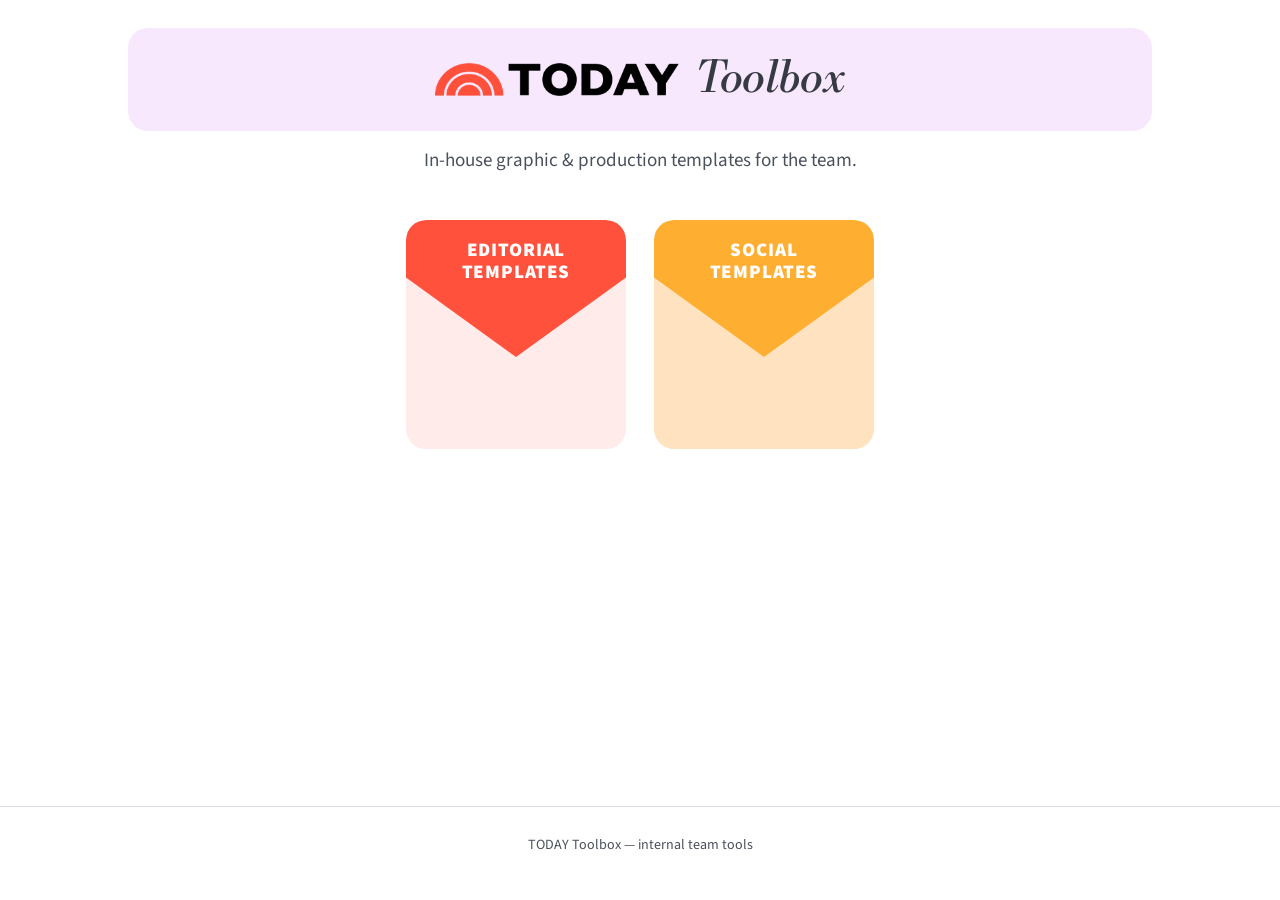
<file: index.html>
<!DOCTYPE html>
<html lang="en">
<head>
<meta charset="UTF-8">
<meta name="viewport" content="width=device-width, initial-scale=1.0">
<title>TODAY Toolbox</title>
<link rel="preconnect" href="https://fonts.googleapis.com">
<link rel="preconnect" href="https://fonts.gstatic.com" crossorigin>
<link rel="stylesheet" href="https://fonts.googleapis.com/css2?family=Libre+Bodoni:ital,wght@0,400..700;1,400..700&family=Source+Sans+3:wght@400;600;700;900&display=swap">
<link rel="stylesheet" href="assets/toolbox.css?v=12">
</head>
<body>
  <header class="page-shell">
    <div class="brand-band">
      <img src="assets/logo.png?v=3" alt="TODAY" class="site-logo">
      <h1 class="brand-word">Toolbox</h1>
    </div>
    <p class="page-intro">In-house graphic &amp; production templates for the team.</p>
  </header>

  <main class="page-shell">
    <ul class="card-grid">
      <li>
        <a class="category-card fill-red" href="editorial-templates/index.html">
          <span class="category-flap">
            <span class="category-label">Editorial<br>Templates</span>
          </span>
        </a>
      </li>
      <li>
        <a class="category-card fill-amber" href="social-templates/index.html">
          <span class="category-flap">
            <span class="category-label">Social<br>Templates</span>
          </span>
        </a>
      </li>
    </ul>
  </main>

  <footer class="site-footer">
    <p>TODAY Toolbox &mdash; internal team tools</p>
  </footer>
</body>
</html>
</file>
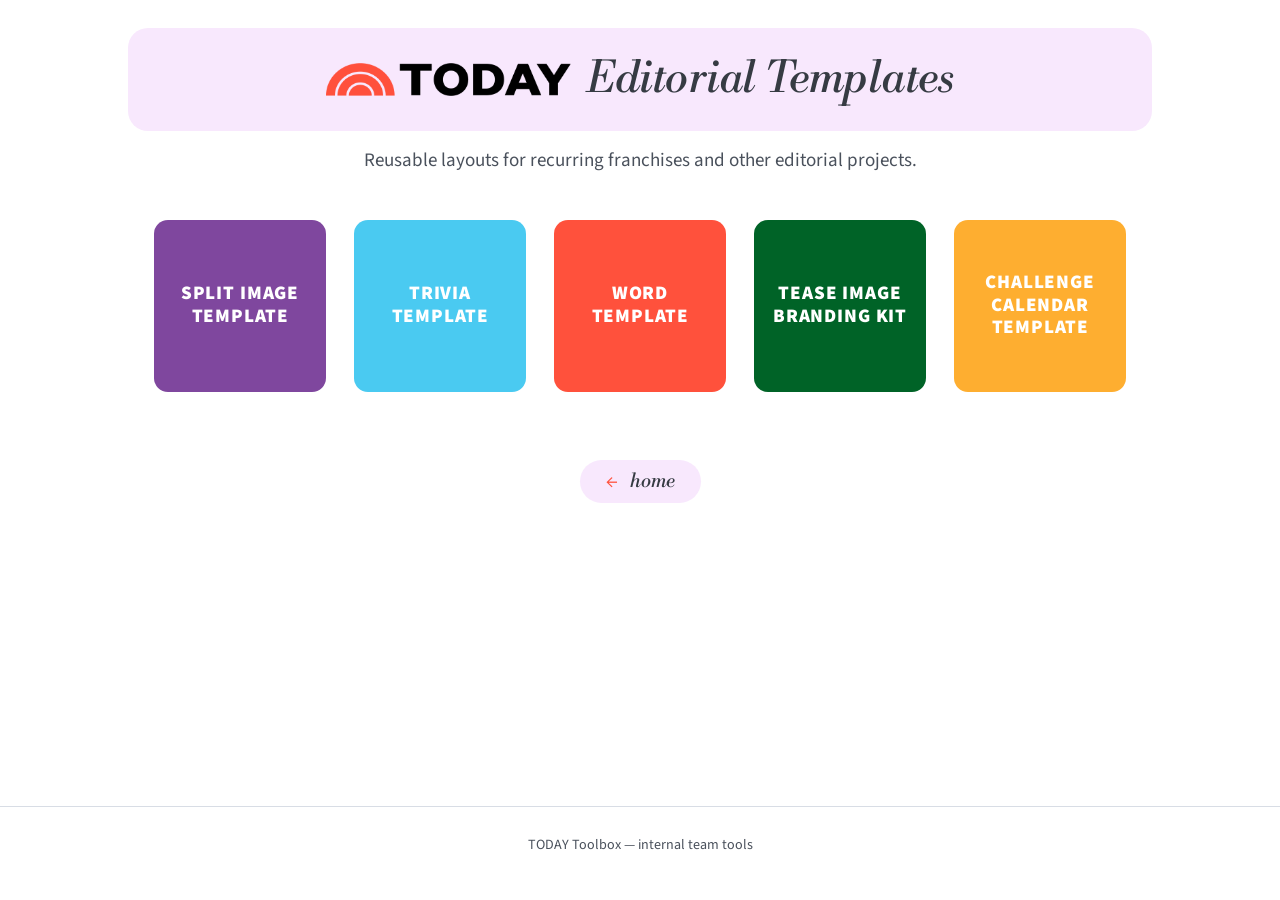
<file: editorial-templates/index.html>
<!DOCTYPE html>
<html lang="en">
<head>
<meta charset="UTF-8">
<meta name="viewport" content="width=device-width, initial-scale=1.0">
<title>Editorial Templates | TODAY Toolbox</title>
<link rel="preconnect" href="https://fonts.googleapis.com">
<link rel="preconnect" href="https://fonts.gstatic.com" crossorigin>
<link rel="stylesheet" href="https://fonts.googleapis.com/css2?family=Libre+Bodoni:ital,wght@0,400..700;1,400..700&family=Source+Sans+3:wght@400;600;700;900&display=swap">
<link rel="stylesheet" href="../assets/toolbox.css?v=12">
</head>
<body>
  <header class="page-shell">
    <div class="brand-band">
      <img src="../assets/logo.png?v=3" alt="TODAY" class="site-logo">
      <h1 class="brand-word">Editorial Templates</h1>
    </div>
    <p class="page-intro">Reusable layouts for recurring franchises and other editorial projects.</p>
  </header>

  <main class="page-shell">
    <ul class="card-grid">
      <li>
        <a class="template-tile fill-purple" href="../split-image/index.html">
          <span class="tile-label">Split Image<br>Template</span>
        </a>
      </li>
      <li>
        <a class="template-tile fill-blue" href="trivia-tease/index.html">
          <span class="tile-label">Trivia<br>Template</span>
        </a>
      </li>
      <li>
        <a class="template-tile fill-red" href="word-explain/index.html">
          <span class="tile-label">Word<br>Template</span>
        </a>
      </li>
      <li>
        <a class="template-tile fill-green" href="tease-image-branding-kit/index.html">
          <span class="tile-label">Tease Image<br>Branding Kit</span>
        </a>
      </li>
      <li>
        <a class="template-tile fill-amber" href="calendar/index.html">
          <span class="tile-label">Challenge<br>Calendar Template</span>
        </a>
      </li>
    </ul>

    <div class="center-row">
      <a class="home-link" href="../index.html">
        <span class="home-link-arrow" aria-hidden="true">&larr;</span>
        <span class="home-link-word">home</span>
      </a>
    </div>
  </main>

  <footer class="site-footer">
    <p>TODAY Toolbox &mdash; internal team tools</p>
  </footer>
</body>
</html>
</file>
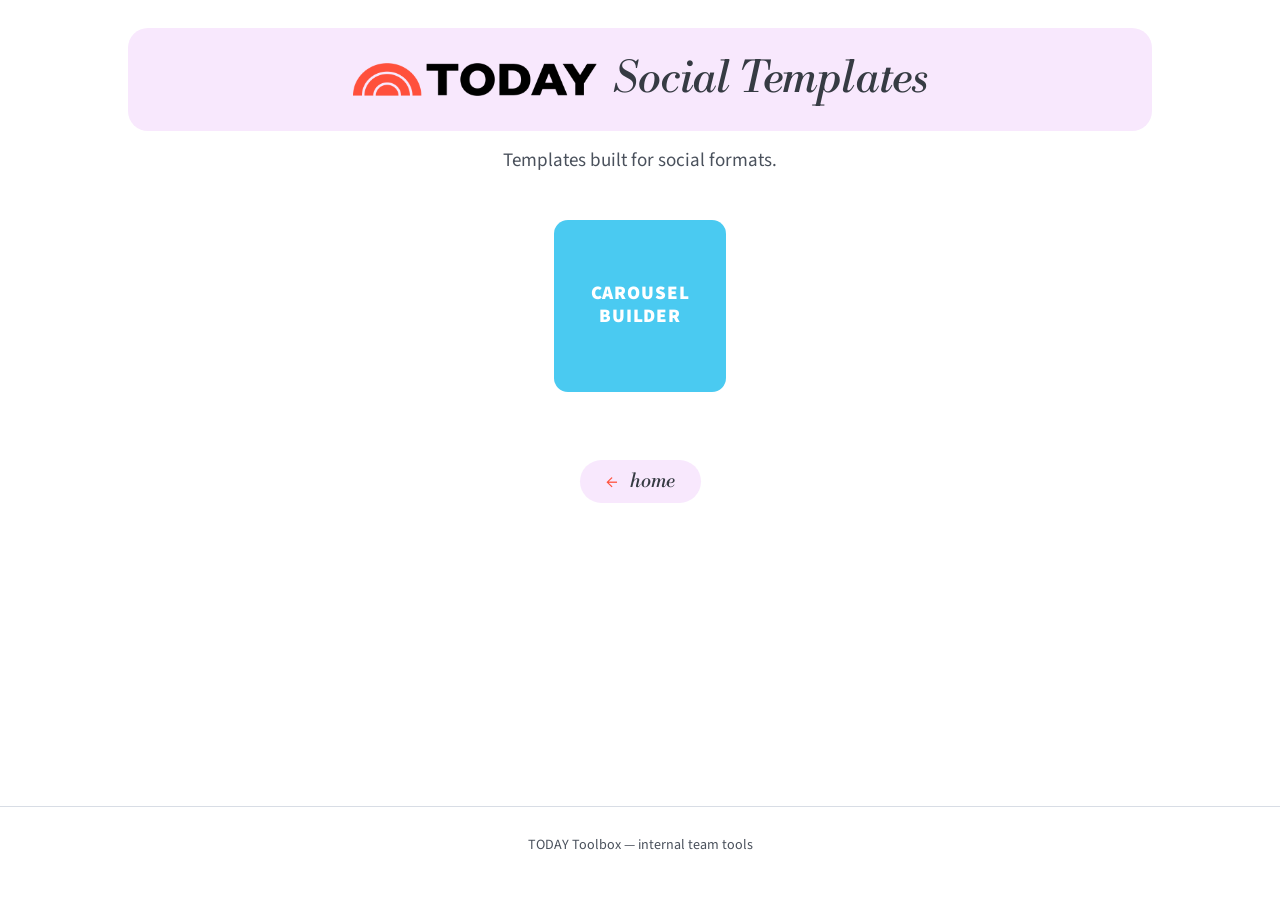
<file: social-templates/index.html>
<!DOCTYPE html>
<html lang="en">
<head>
<meta charset="UTF-8">
<meta name="viewport" content="width=device-width, initial-scale=1.0">
<title>Social Templates | TODAY Toolbox</title>
<link rel="preconnect" href="https://fonts.googleapis.com">
<link rel="preconnect" href="https://fonts.gstatic.com" crossorigin>
<link rel="stylesheet" href="https://fonts.googleapis.com/css2?family=Libre+Bodoni:ital,wght@0,400..700;1,400..700&family=Source+Sans+3:wght@400;600;700;900&display=swap">
<link rel="stylesheet" href="../assets/toolbox.css?v=12">
</head>
<body>
  <header class="page-shell">
    <div class="brand-band">
      <img src="../assets/logo.png?v=3" alt="TODAY" class="site-logo">
      <h1 class="brand-word">Social Templates</h1>
    </div>
    <p class="page-intro">Templates built for social formats.</p>
  </header>

  <main class="page-shell">
    <ul class="card-grid">
      <li>
        <a class="template-tile fill-blue" href="social-card/index.html">
          <span class="tile-label">Carousel<br>Builder</span>
        </a>
      </li>
    </ul>

    <div class="center-row">
      <a class="home-link" href="../index.html">
        <span class="home-link-arrow" aria-hidden="true">&larr;</span>
        <span class="home-link-word">home</span>
      </a>
    </div>
  </main>

  <footer class="site-footer">
    <p>TODAY Toolbox &mdash; internal team tools</p>
  </footer>
</body>
</html>
</file>
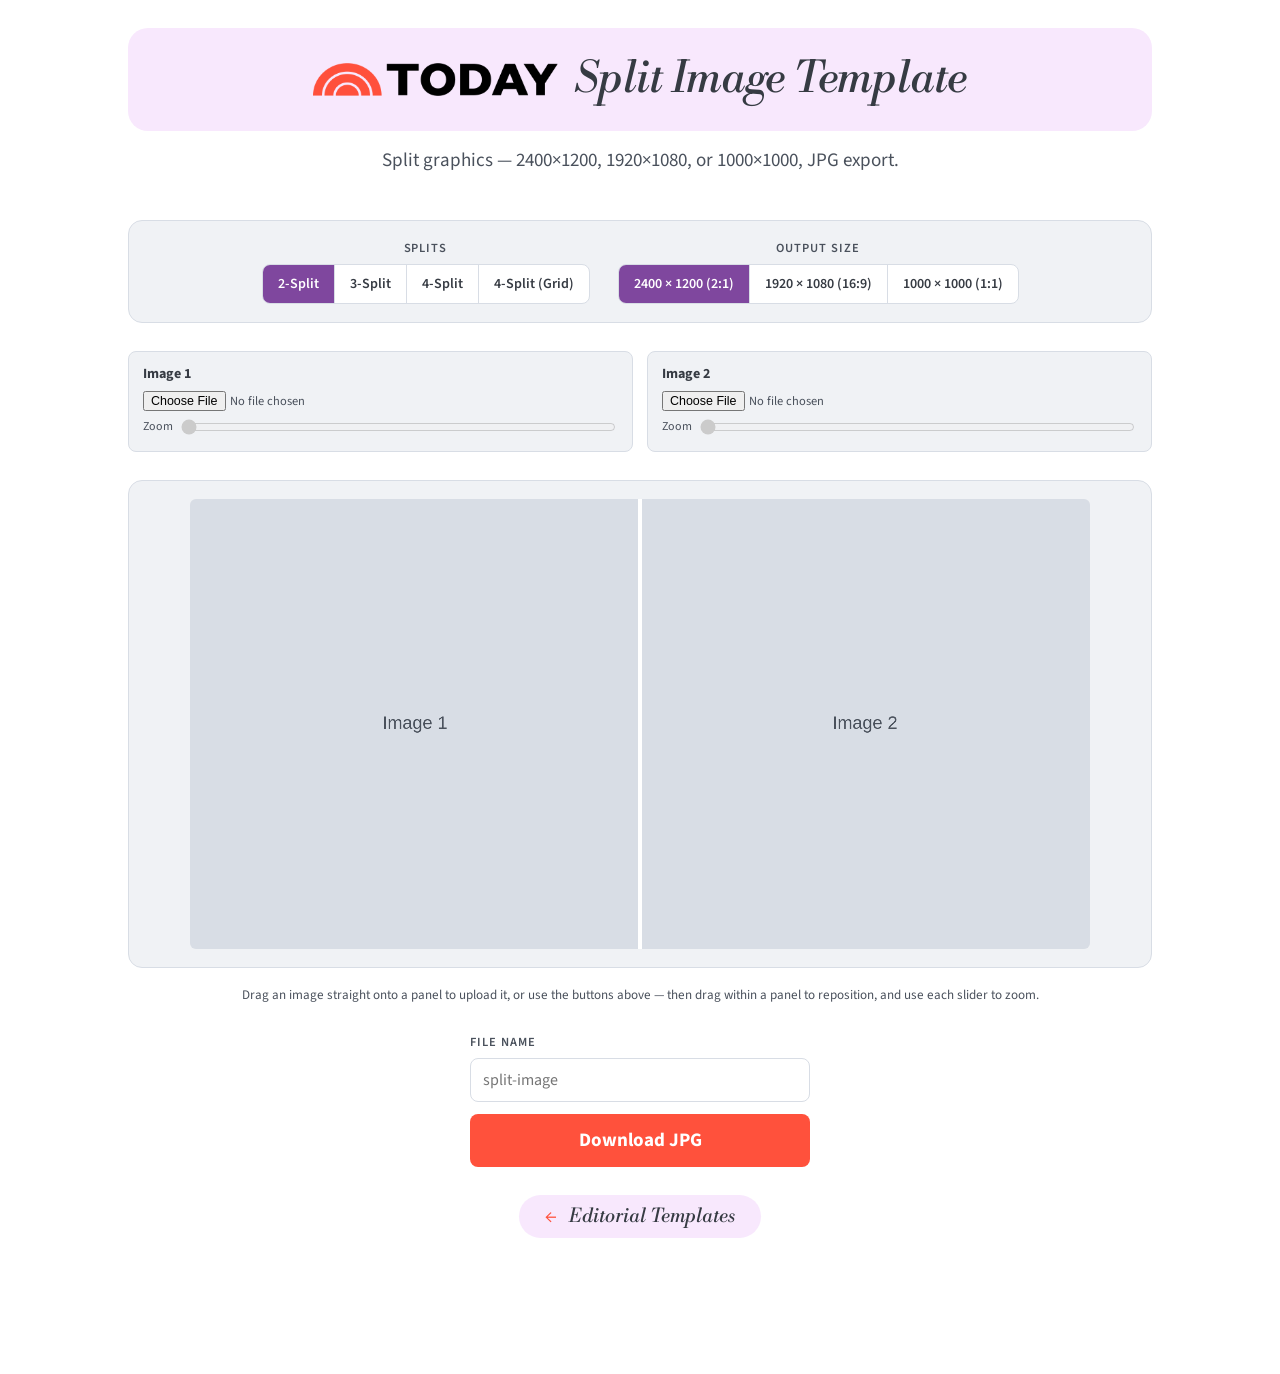
<file: split-image/index.html>
<!DOCTYPE html>
<html lang="en">
<head>
<meta charset="UTF-8">
<meta name="viewport" content="width=device-width, initial-scale=1.0">
<title>Split Image Generator | TODAY Toolbox</title>
<link rel="preconnect" href="https://fonts.googleapis.com">
<link rel="preconnect" href="https://fonts.gstatic.com" crossorigin>
<link rel="stylesheet" href="https://fonts.googleapis.com/css2?family=Libre+Bodoni:ital,wght@0,400..700;1,400..700&family=Source+Sans+3:wght@400;600;700;900&display=swap">
<link rel="stylesheet" href="../assets/toolbox.css?v=12">
<link rel="stylesheet" href="style.css?v=12">
</head>
<body>
  <header class="page-shell">
    <div class="brand-band">
      <img src="../assets/logo.png?v=3" alt="TODAY" class="site-logo">
      <h1 class="brand-word">Split Image Template</h1>
    </div>
    <p class="page-intro">Split graphics &mdash; 2400&times;1200, 1920&times;1080, or 1000&times;1000, JPG export.</p>
  </header>

  <main class="tool-main">
    <section class="layout-panel" aria-label="Layout options">
      <div class="control-group">
        <span class="control-label">Splits</span>
        <div class="segmented" id="splitsGroup">
          <button type="button" data-value="2" class="active">2-Split</button>
          <button type="button" data-value="3">3-Split</button>
          <button type="button" data-value="4">4-Split</button>
          <button type="button" data-value="4g">4-Split (Grid)</button>
        </div>
      </div>
      <div class="control-group">
        <span class="control-label">Output size</span>
        <div class="segmented" id="sizeGroup">
          <button type="button" data-value="wide" class="active">2400 &times; 1200 (2:1)</button>
          <button type="button" data-value="hd">1920 &times; 1080 (16:9)</button>
          <button type="button" data-value="square">1000 &times; 1000 (1:1)</button>
        </div>
      </div>
    </section>

    <section class="upload-row" id="uploadRow" aria-label="Image uploads"></section>

    <section class="canvas-wrap">
      <canvas id="canvas" width="2400" height="1200"></canvas>
    </section>
    <p class="hint">Drag an image straight onto a panel to upload it, or use the buttons above &mdash; then drag within a panel to reposition, and use each slider to zoom.</p>

    <section class="export-panel" aria-label="Export">
      <label for="filename">File name</label>
      <input id="filename" type="text" placeholder="split-image" autocomplete="off">
      <button type="button" id="downloadBtn">Download JPG</button>
    </section>
    <div class="center-row">
      <a class="home-link" href="../editorial-templates/index.html">
        <span class="home-link-arrow" aria-hidden="true">&larr;</span>
        <span class="home-link-word">Editorial Templates</span>
      </a>
    </div>
  </main>

  <script src="app.js?v=12"></script>
</body>
</html>
</file>
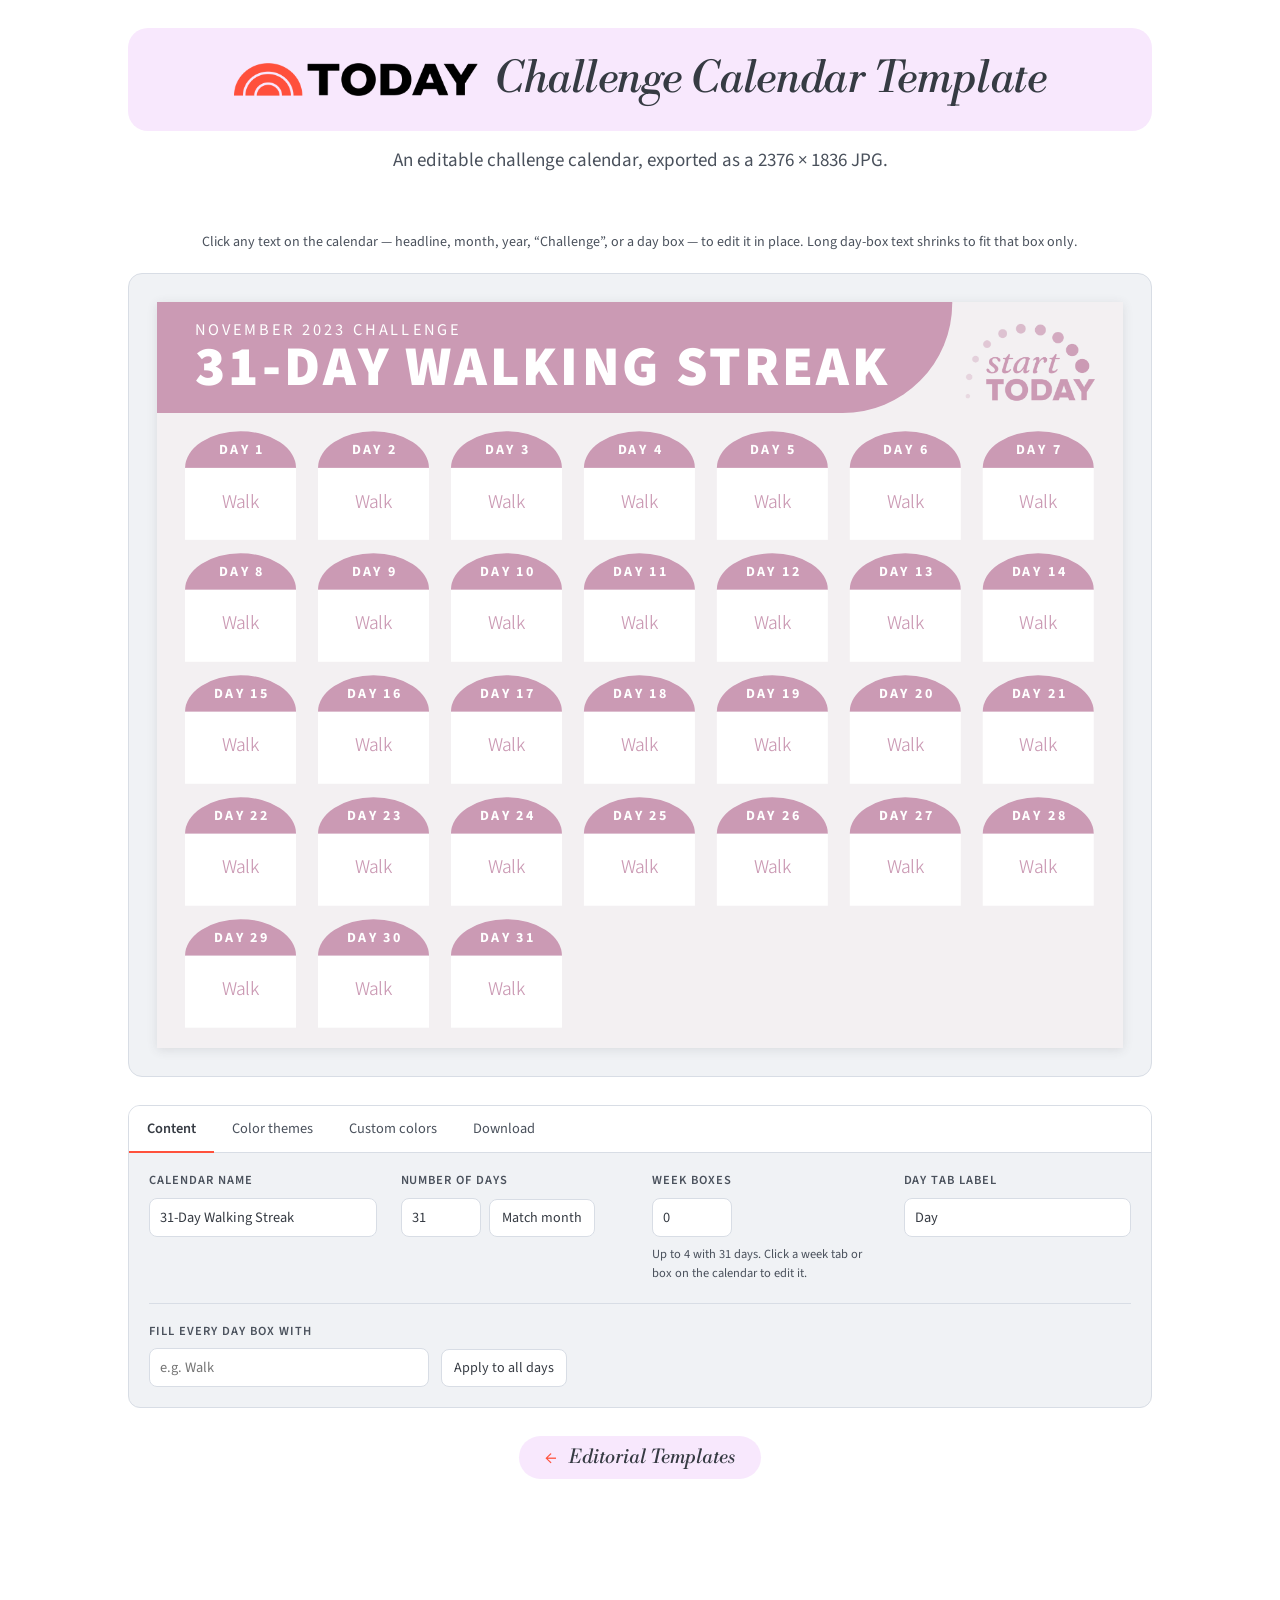
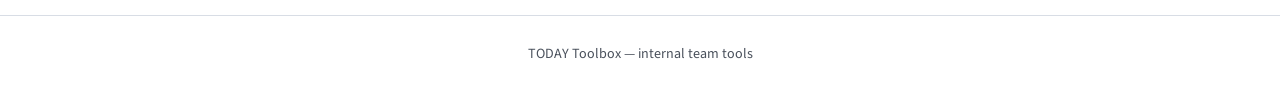
<file: editorial-templates/calendar/index.html>
<!DOCTYPE html>
<html lang="en">
<head>
<meta charset="UTF-8">
<meta name="viewport" content="width=device-width, initial-scale=1.0">
<title>Challenge Calendar Template | TODAY Toolbox</title>
<link rel="preload" href="../../assets/fonts/Mada-Variable-latin.woff2" as="font" type="font/woff2" crossorigin>
<link rel="preconnect" href="https://fonts.googleapis.com">
<link rel="preconnect" href="https://fonts.gstatic.com" crossorigin>
<link rel="stylesheet" href="https://fonts.googleapis.com/css2?family=Libre+Bodoni:ital,wght@0,400..700;1,400..700&family=Source+Sans+3:wght@400;600;700;900&display=swap">
<link rel="stylesheet" href="../../assets/toolbox.css?v=12">
<link rel="stylesheet" href="calendar.css?v=12">
<link rel="stylesheet" href="../../assets/proofread.css?v=2">
<link rel="stylesheet" href="style.css?v=12">
</head>
<body>
  <header class="page-shell">
    <div class="brand-band">
      <img src="../../assets/logo.png?v=3" alt="TODAY" class="site-logo">
      <h1 class="brand-word">Challenge Calendar Template</h1>
    </div>
    <p class="page-intro">An editable challenge calendar, exported as a 2376 &times; 1836 JPG.</p>
  </header>

  <main class="tool-main">
    <p class="size-note" id="proofNote"></p>
    <p class="edit-hint">Click any text on the calendar &mdash; headline, month, year, &ldquo;Challenge&rdquo;, or a day box &mdash; to edit it in place. Long day-box text shrinks to fit that box only.</p>

    <section class="canvas-wrap cal-stage">
      <div id="calendar" class="cal-host"></div>
    </section>

    <!-- Settings -->
    <section class="settings-panel" aria-label="Calendar settings">
      <div class="tabs" role="tablist">
        <button type="button" role="tab" class="tab active" data-tab="content" aria-selected="true">Content</button>
        <button type="button" role="tab" class="tab" data-tab="theme" aria-selected="false">Color themes</button>
        <button type="button" role="tab" class="tab" data-tab="colors" aria-selected="false">Custom colors</button>
        <button type="button" role="tab" class="tab" data-tab="download" aria-selected="false">Download</button>
      </div>

      <div class="tab-panel" data-panel="content" role="tabpanel">
        <div class="field-grid">
          <label class="field">
            <span class="control-label">Calendar name</span>
            <input type="text" id="nameInput" autocomplete="off">
          </label>
          <label class="field">
            <span class="control-label">Number of days</span>
            <div class="toolbar-row">
              <input type="number" id="daysInput" min="1" max="35" step="1">
              <button type="button" class="ghost-btn" id="matchMonthBtn" title="Set the number of days from the month and year on the calendar">Match month</button>
            </div>
          </label>
          <label class="field">
            <span class="control-label">Week boxes</span>
            <input type="number" id="weeksInput" min="0" max="35" step="1" aria-describedby="weeksHint">
            <span class="field-hint" id="weeksHint"></span>
          </label>
          <label class="field">
            <span class="control-label">Day tab label</span>
            <input type="text" id="dayLabelInput" autocomplete="off" maxlength="12">
          </label>
        </div>
        <div class="bulk-row">
          <label class="field">
            <span class="control-label">Fill every day box with</span>
            <input type="text" id="fillInput" autocomplete="off" placeholder="e.g. Walk">
          </label>
          <button type="button" class="ghost-btn" id="fillBtn">Apply to all days</button>
        </div>
      </div>

      <div class="tab-panel" data-panel="theme" role="tabpanel" hidden>
        <p class="panel-note">Each theme recreates one of the approved reference color combinations.</p>
        <div class="theme-list" id="themeList"></div>
      </div>

      <div class="tab-panel" data-panel="colors" role="tabpanel" hidden>
        <p class="panel-note">Fine-tune individual parts. Only colors from the approved palette are available.</p>
        <div class="role-list" id="roleList"></div>
      </div>

      <div class="tab-panel" data-panel="download" role="tabpanel" hidden>
        <p class="panel-note">Saves the calendar exactly as shown as a 2376 &times; 1836 JPG. Editing outlines are left out.</p>
        <div class="export-panel download-panel">
          <label for="filename">File name</label>
          <input id="filename" type="text" placeholder="challenge-calendar" autocomplete="off">
          <button type="button" id="downloadBtn">Download JPG</button>
        </div>
      </div>
    </section>
    <div class="center-row">
      <a class="home-link" href="../index.html">
        <span class="home-link-arrow" aria-hidden="true">&larr;</span>
        <span class="home-link-word">Editorial Templates</span>
      </a>
    </div>
  </main>

  <footer class="site-footer">
    <p>TODAY Toolbox &mdash; internal team tools</p>
  </footer>

  <script src="calendar-data.js?v=12"></script>
  <script src="calendar.js?v=13"></script>
  <script src="../../assets/smart-punctuation.js?v=13"></script>
  <script src="../../assets/proofreader.js?v=1"></script>
  <script src="../../assets/proofread-ui.js?v=1"></script>
  <script src="app.js?v=14"></script>
</body>
</html>
</file>
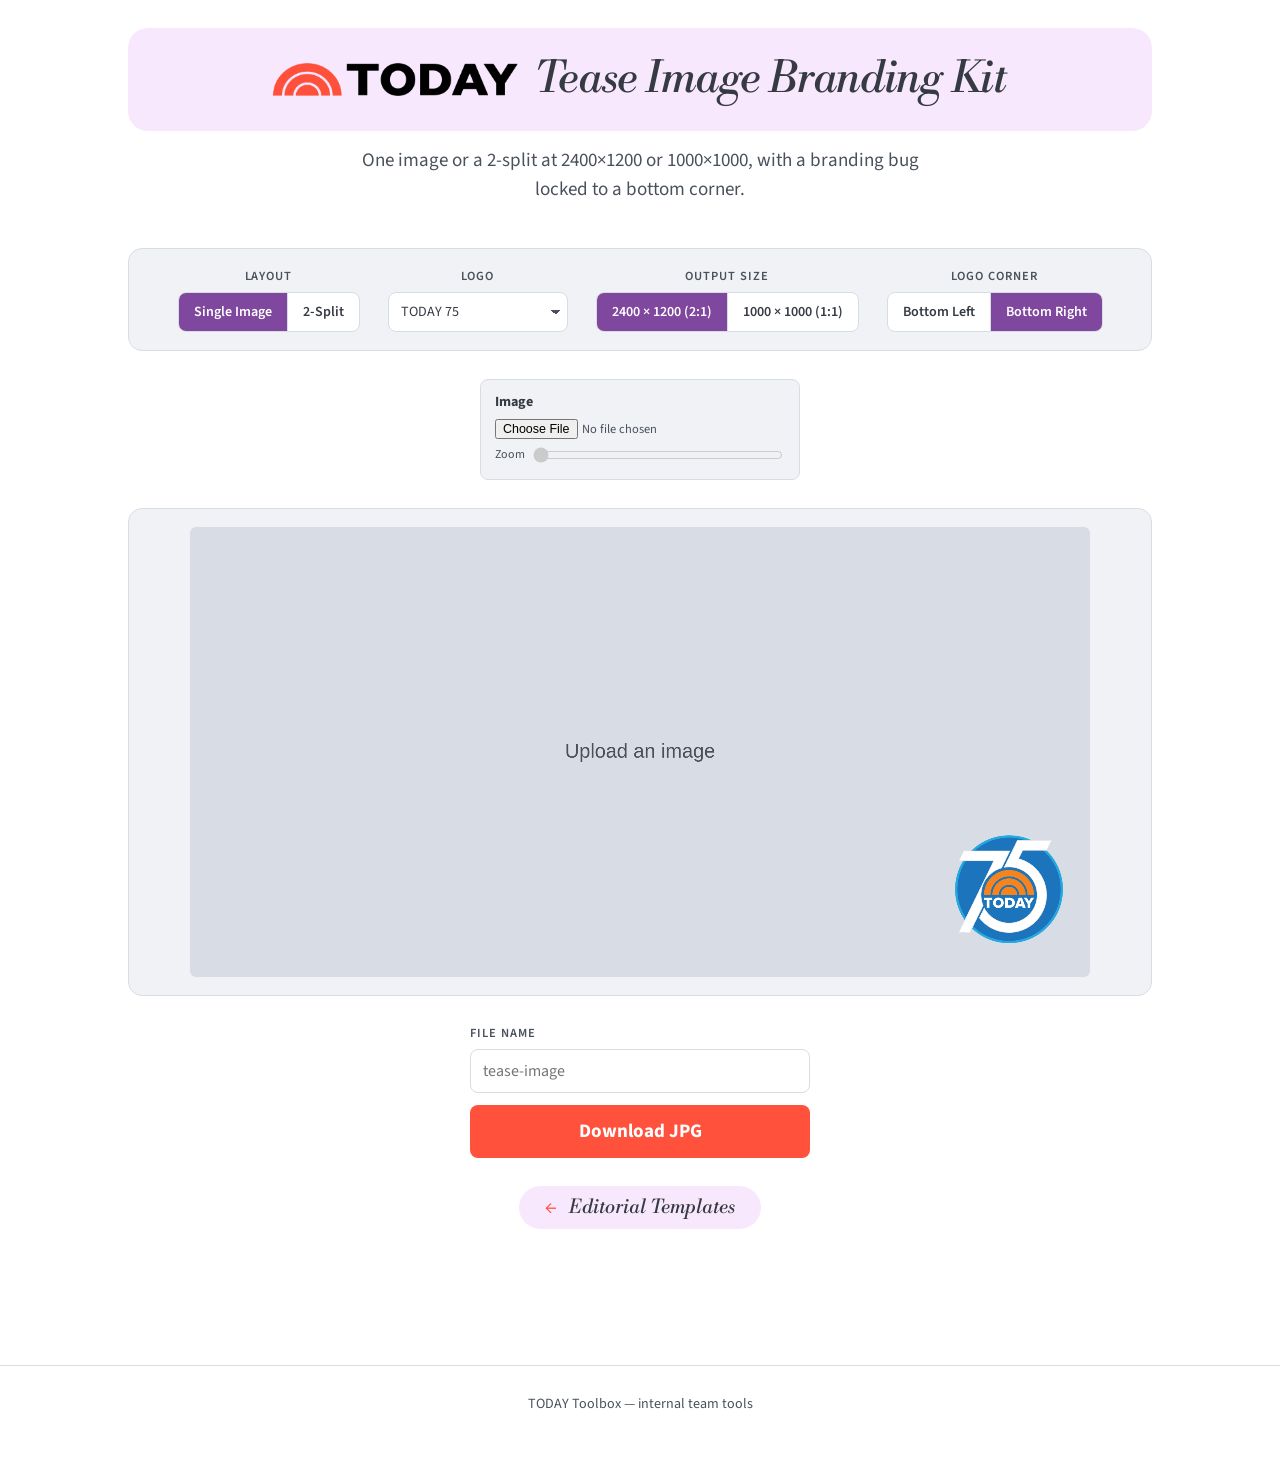
<file: editorial-templates/tease-image-branding-kit/index.html>
<!DOCTYPE html>
<html lang="en">
<head>
<meta charset="UTF-8">
<meta name="viewport" content="width=device-width, initial-scale=1.0">
<title>Tease Image Branding Kit | TODAY Toolbox</title>
<link rel="preconnect" href="https://fonts.googleapis.com">
<link rel="preconnect" href="https://fonts.gstatic.com" crossorigin>
<link rel="stylesheet" href="https://fonts.googleapis.com/css2?family=Libre+Bodoni:ital,wght@0,400..700;1,400..700&family=Source+Sans+3:wght@400;600;700;900&display=swap">
<link rel="stylesheet" href="../../assets/toolbox.css?v=12">
<link rel="stylesheet" href="style.css?v=12">
</head>
<body>
  <header class="page-shell">
    <div class="brand-band">
      <img src="../../assets/logo.png?v=3" alt="TODAY" class="site-logo">
      <h1 class="brand-word">Tease Image Branding Kit</h1>
    </div>
    <p class="page-intro">One image or a 2-split at 2400&times;1200 or 1000&times;1000, with a branding bug locked to a bottom corner.</p>
  </header>

  <main class="tool-main">
    <section class="layout-panel" aria-label="Branding options">
      <div class="control-group">
        <span class="control-label">Layout</span>
        <div class="segmented" id="layoutGroup">
          <button type="button" data-value="single" class="active">Single Image</button>
          <button type="button" data-value="split2">2-Split</button>
        </div>
      </div>
      <div class="control-group">
        <label class="control-label" for="logoSelect">Logo</label>
        <select class="select-control" id="logoSelect"></select>
      </div>
      <div class="control-group">
        <span class="control-label">Output size</span>
        <div class="segmented" id="sizeGroup">
          <button type="button" data-value="wide" class="active">2400 &times; 1200 (2:1)</button>
          <button type="button" data-value="square">1000 &times; 1000 (1:1)</button>
        </div>
      </div>
      <div class="control-group">
        <span class="control-label">Logo corner</span>
        <div class="segmented" id="cornerGroup">
          <button type="button" data-value="bl">Bottom Left</button>
          <button type="button" data-value="br" class="active">Bottom Right</button>
        </div>
      </div>
    </section>

    <section class="upload-row" id="uploadRow" aria-label="Image upload"></section>

    <section class="canvas-wrap">
      <canvas id="canvas" width="2400" height="1200"></canvas>
    </section>

    <section class="export-panel" aria-label="Export">
      <label for="filename">File name</label>
      <input id="filename" type="text" placeholder="tease-image" autocomplete="off">
      <button type="button" id="downloadBtn">Download JPG</button>
    </section>
    <div class="center-row">
      <a class="home-link" href="../index.html">
        <span class="home-link-arrow" aria-hidden="true">&larr;</span>
        <span class="home-link-word">Editorial Templates</span>
      </a>
    </div>
  </main>

  <footer class="site-footer">
    <p>TODAY Toolbox &mdash; internal team tools</p>
  </footer>

  <script src="app.js?v=12"></script>
</body>
</html>
</file>
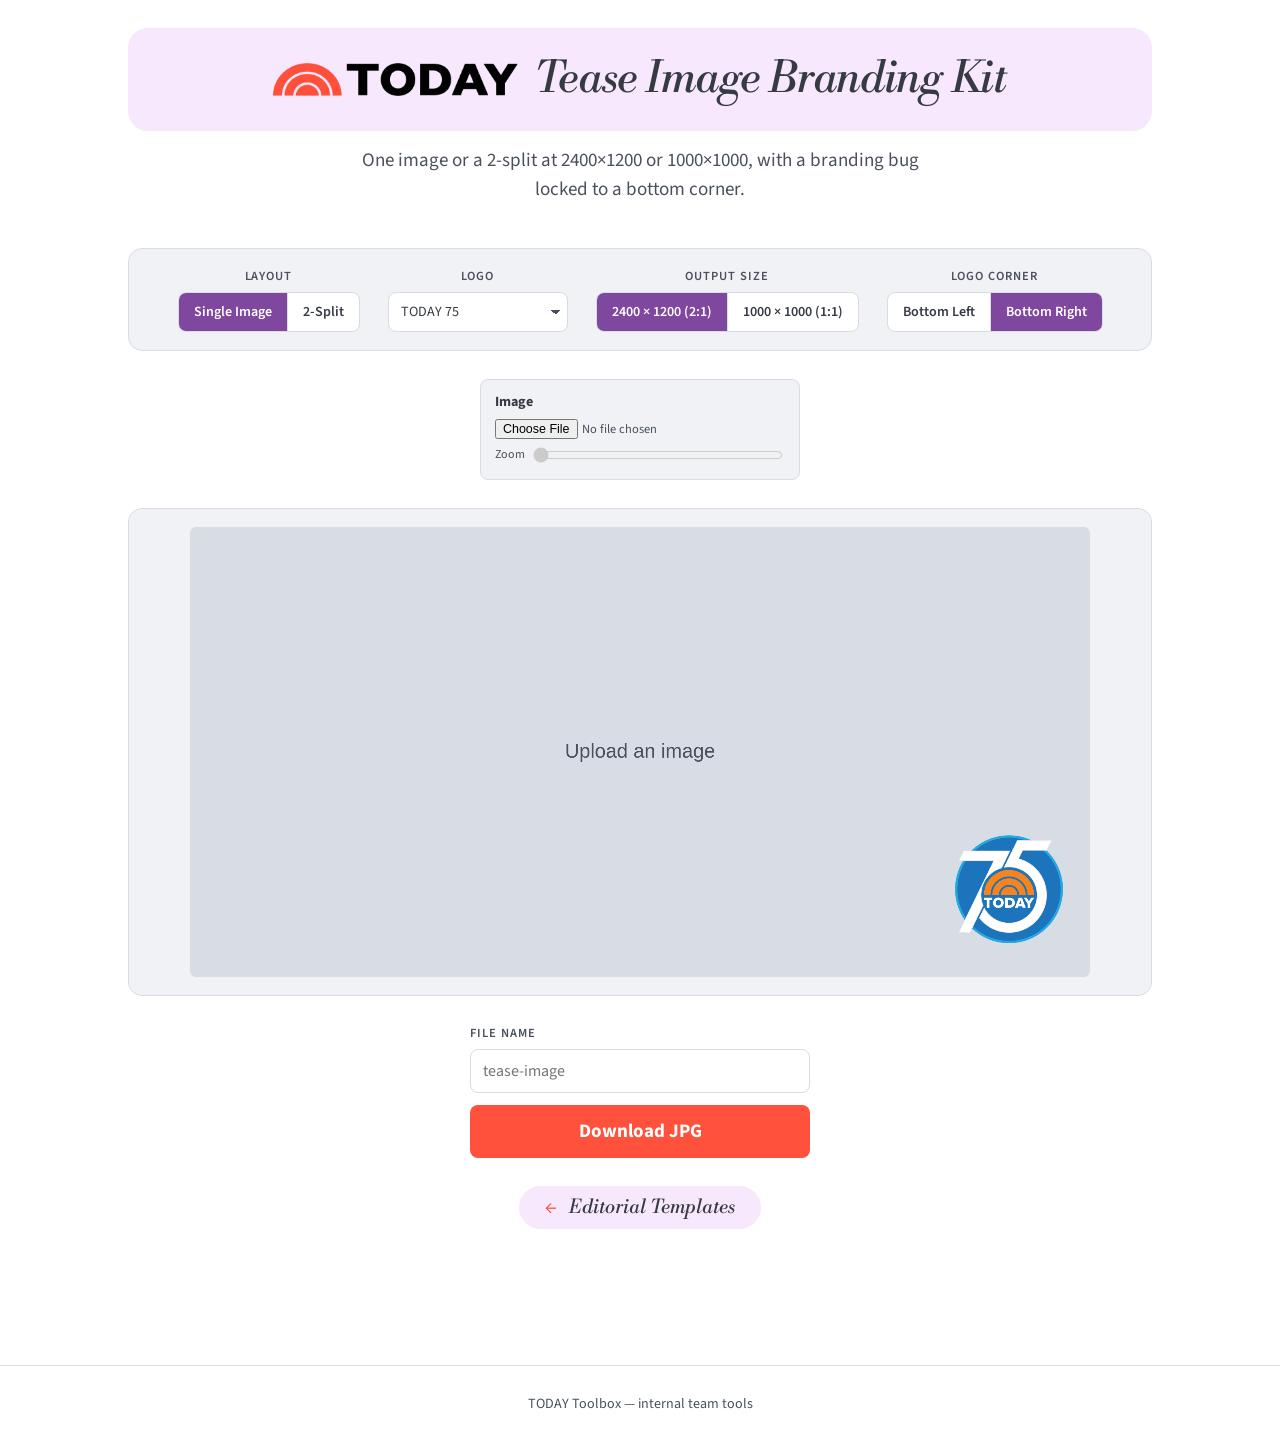
<file: editorial-templates/today-vault/index.html>
<!DOCTYPE html>
<html lang="en">
<head>
<meta charset="UTF-8">
<meta name="viewport" content="width=device-width, initial-scale=1.0">
<title>Moved &mdash; Tease Image Branding Kit | TODAY Toolbox</title>
<meta http-equiv="refresh" content="0; url=../tease-image-branding-kit/index.html">
<link rel="canonical" href="../tease-image-branding-kit/index.html">
<link rel="stylesheet" href="../../assets/toolbox.css?v=12">
</head>
<body>
  <!-- The TODAY VAULT template was renamed to the Tease Image Branding Kit.
       This stub keeps the old shared link working. -->
  <main class="tool-main" style="padding-top: 48px;">
    <p>This template is now the <a href="../tease-image-branding-kit/index.html">Tease Image Branding Kit</a>.</p>
    <p class="subtitle">Redirecting&hellip; if nothing happens, use the link above.</p>
  </main>
</body>
</html>
</file>
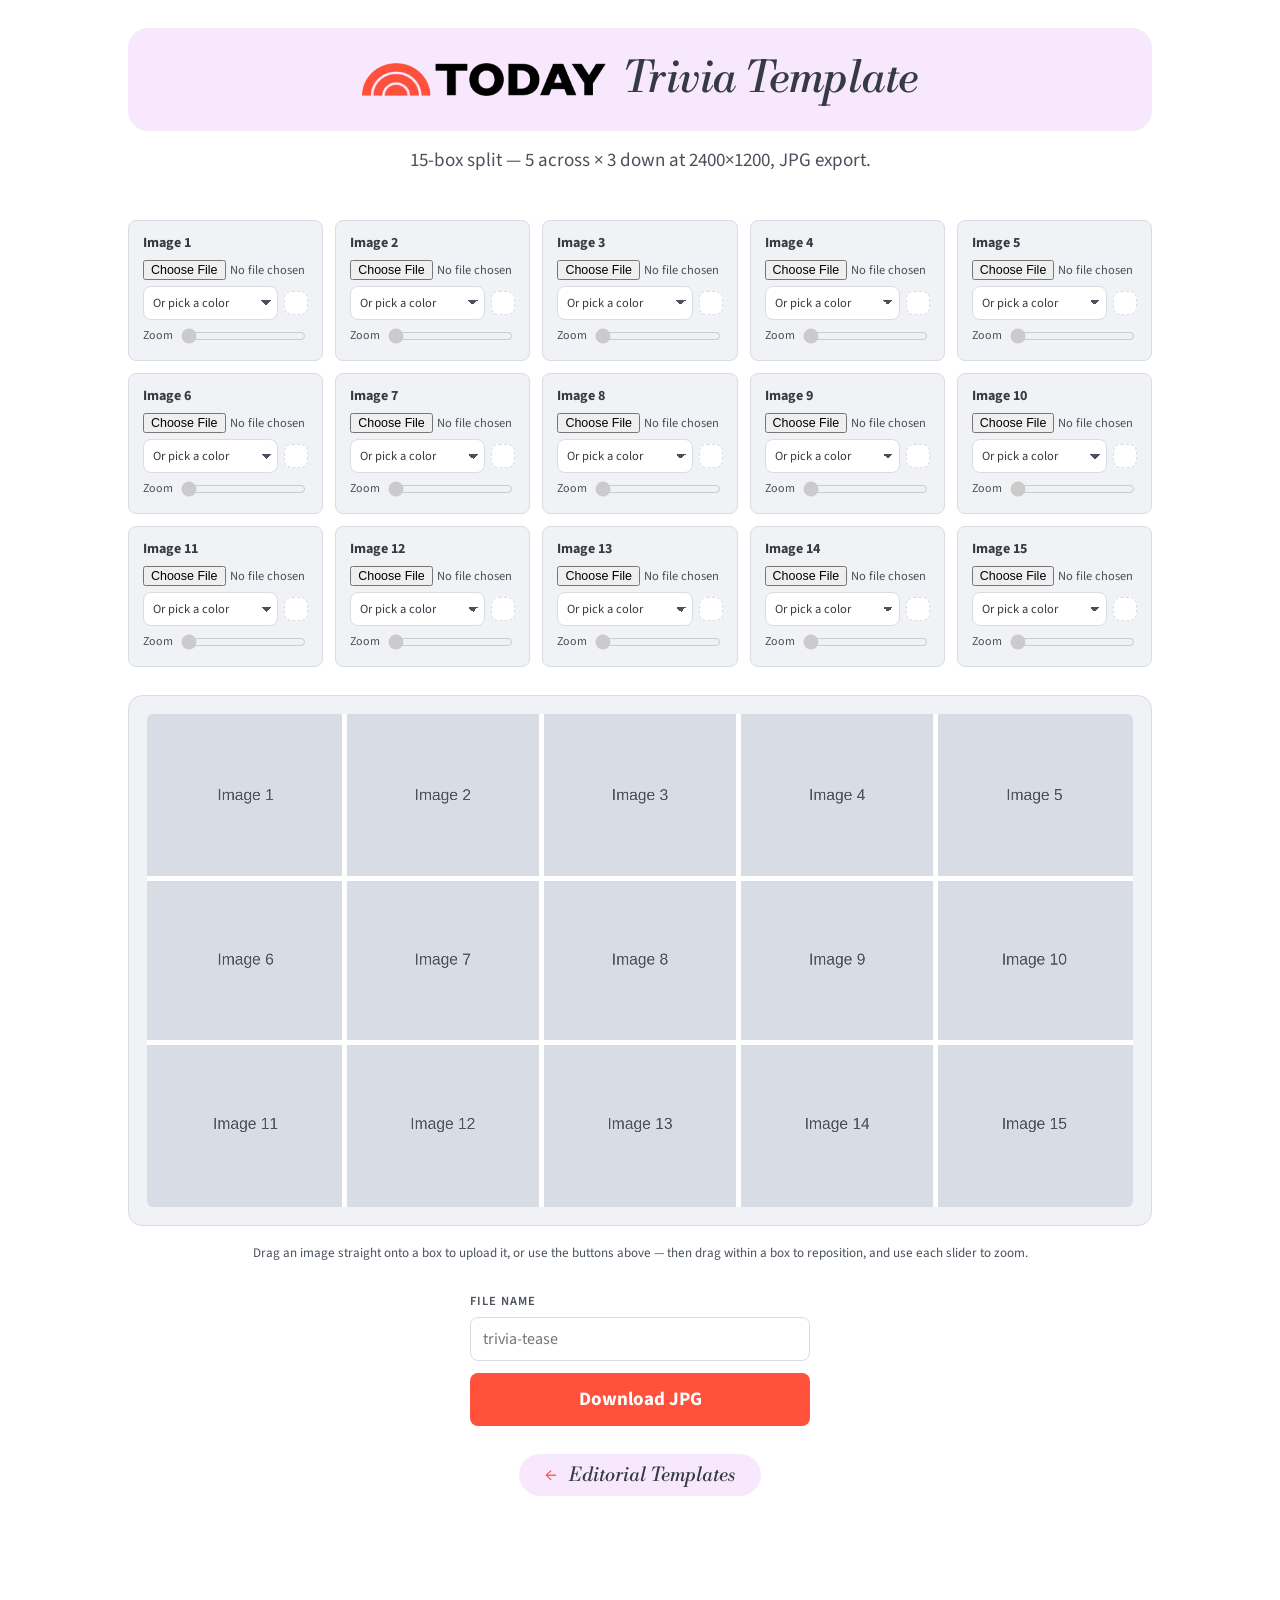
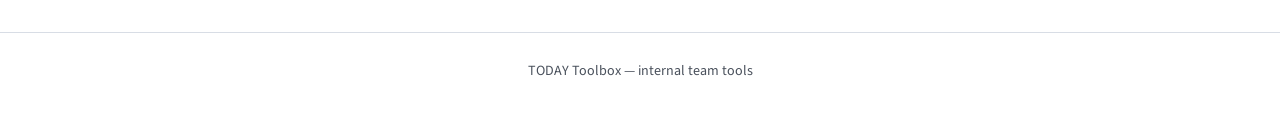
<file: editorial-templates/trivia-tease/index.html>
<!DOCTYPE html>
<html lang="en">
<head>
<meta charset="UTF-8">
<meta name="viewport" content="width=device-width, initial-scale=1.0">
<title>Trivia Tease Template | TODAY Toolbox</title>
<link rel="preconnect" href="https://fonts.googleapis.com">
<link rel="preconnect" href="https://fonts.gstatic.com" crossorigin>
<link rel="stylesheet" href="https://fonts.googleapis.com/css2?family=Libre+Bodoni:ital,wght@0,400..700;1,400..700&family=Source+Sans+3:wght@400;600;700;900&display=swap">
<link rel="stylesheet" href="../../assets/toolbox.css?v=12">
<link rel="stylesheet" href="style.css?v=12">
</head>
<body>
  <header class="page-shell">
    <div class="brand-band">
      <img src="../../assets/logo.png?v=3" alt="TODAY" class="site-logo">
      <h1 class="brand-word">Trivia Template</h1>
    </div>
    <p class="page-intro">15-box split &mdash; 5 across &times; 3 down at 2400&times;1200, JPG export.</p>
  </header>

  <main class="tool-main">
    <section class="upload-row" id="uploadRow" aria-label="Image uploads"></section>

    <section class="canvas-wrap">
      <canvas id="canvas" width="2400" height="1200"></canvas>
    </section>
    <p class="hint">Drag an image straight onto a box to upload it, or use the buttons above &mdash; then drag within a box to reposition, and use each slider to zoom.</p>

    <section class="export-panel" aria-label="Export">
      <label for="filename">File name</label>
      <input id="filename" type="text" placeholder="trivia-tease" autocomplete="off">
      <button type="button" id="downloadBtn">Download JPG</button>
    </section>
    <div class="center-row">
      <a class="home-link" href="../index.html">
        <span class="home-link-arrow" aria-hidden="true">&larr;</span>
        <span class="home-link-word">Editorial Templates</span>
      </a>
    </div>
  </main>

  <footer class="site-footer">
    <p>TODAY Toolbox &mdash; internal team tools</p>
  </footer>

  <script src="app.js?v=12"></script>
</body>
</html>
</file>
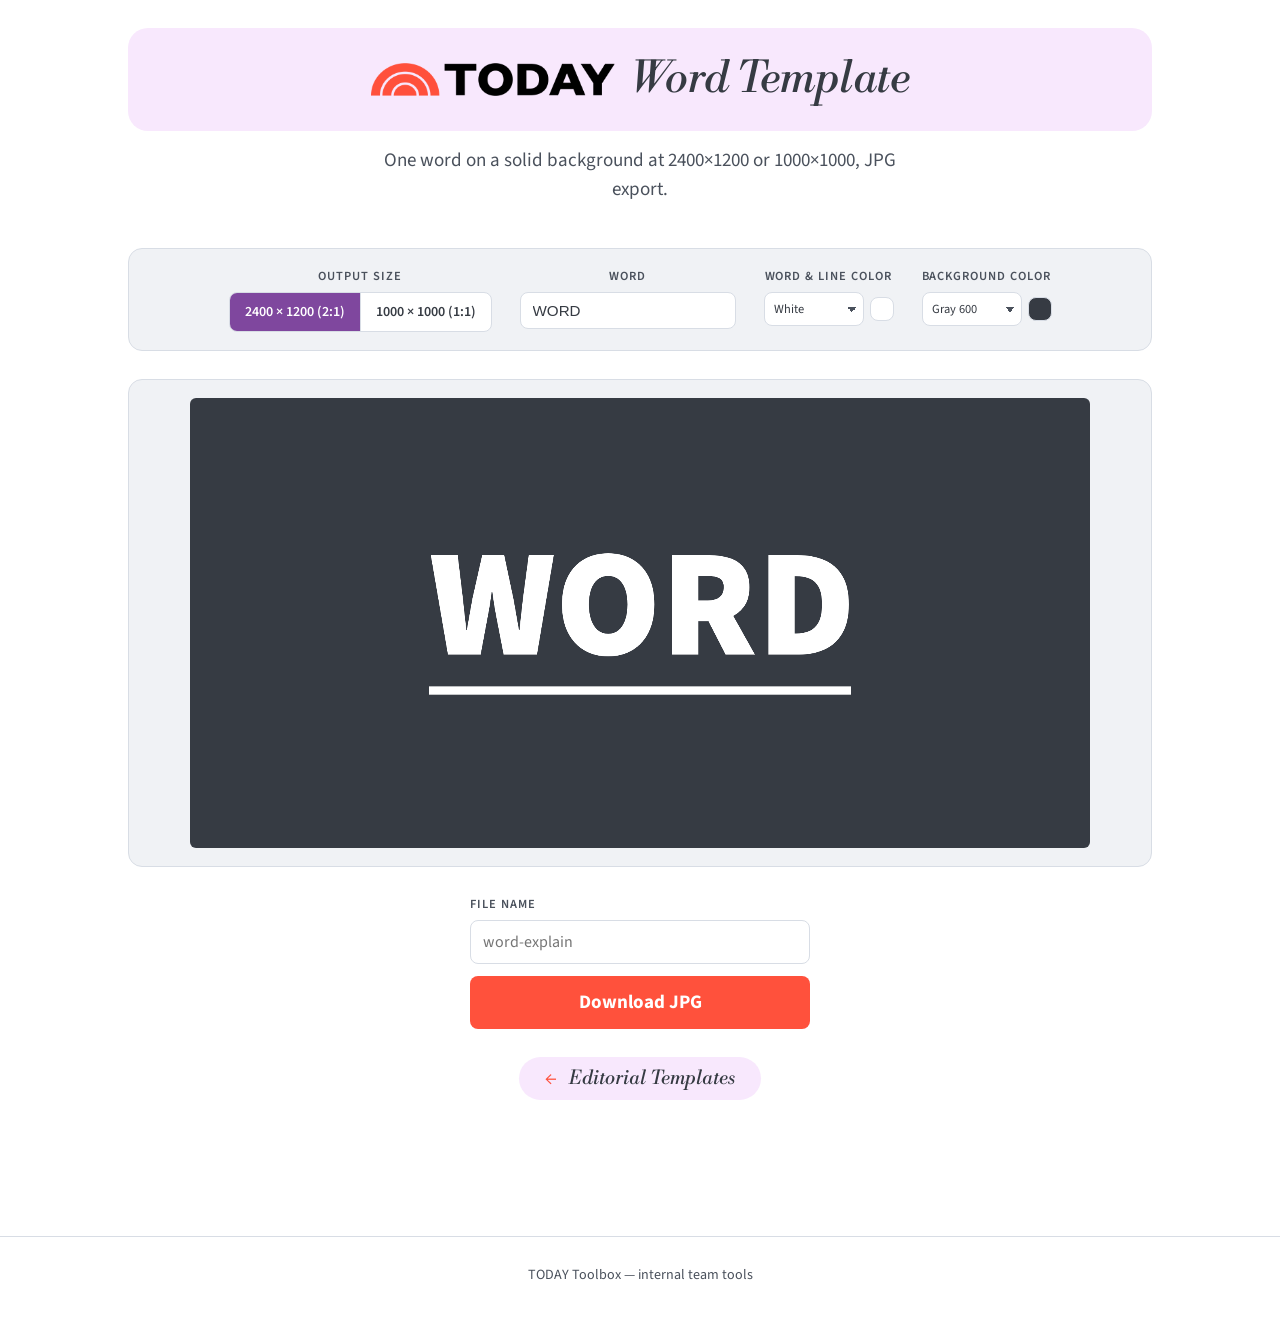
<file: editorial-templates/word-explain/index.html>
<!DOCTYPE html>
<html lang="en">
<head>
<meta charset="UTF-8">
<meta name="viewport" content="width=device-width, initial-scale=1.0">
<title>Word Explain Template | TODAY Toolbox</title>
<link rel="preconnect" href="https://fonts.googleapis.com">
<link rel="preconnect" href="https://fonts.gstatic.com" crossorigin>
<link rel="stylesheet" href="https://fonts.googleapis.com/css2?family=Libre+Bodoni:ital,wght@0,400..700;1,400..700&family=Source+Sans+3:wght@400;600;700;900&display=swap">
<link rel="stylesheet" href="../../assets/toolbox.css?v=12">
<link rel="stylesheet" href="../../assets/proofread.css?v=2">
<link rel="stylesheet" href="style.css?v=13">
</head>
<body>
  <header class="page-shell">
    <div class="brand-band">
      <img src="../../assets/logo.png?v=3" alt="TODAY" class="site-logo">
      <h1 class="brand-word">Word Template</h1>
    </div>
    <p class="page-intro">One word on a solid background at 2400&times;1200 or 1000&times;1000, JPG export.</p>
  </header>

  <main class="tool-main">
    <section class="layout-panel" aria-label="Options">
      <div class="control-group">
        <span class="control-label">Output size</span>
        <div class="segmented" id="sizeGroup">
          <button type="button" data-value="wide" class="active">2400 &times; 1200 (2:1)</button>
          <button type="button" data-value="square">1000 &times; 1000 (1:1)</button>
        </div>
      </div>
      <div class="control-group">
        <span class="control-label">Word</span>
        <input id="wordInput" type="text" value="WORD" maxlength="40" autocomplete="off" spellcheck="false">
        <p class="size-note" id="proofNote"></p>
      </div>
      <div class="control-group">
        <span class="control-label">Word &amp; line color</span>
        <div class="color-row">
          <select id="wordColorSelect" class="color-select" aria-label="Word and underline color"></select>
          <span class="swatch" id="wordColorSwatch"></span>
        </div>
      </div>
      <div class="control-group">
        <span class="control-label">Background color</span>
        <div class="color-row">
          <select id="bgColorSelect" class="color-select" aria-label="Background color"></select>
          <span class="swatch" id="bgColorSwatch"></span>
        </div>
      </div>
    </section>

    <section class="canvas-wrap">
      <canvas id="canvas" width="2400" height="1200"></canvas>
    </section>

    <section class="export-panel" aria-label="Export">
      <label for="filename">File name</label>
      <input id="filename" type="text" placeholder="word-explain" autocomplete="off">
      <button type="button" id="downloadBtn">Download JPG</button>
    </section>
    <div class="center-row">
      <a class="home-link" href="../index.html">
        <span class="home-link-arrow" aria-hidden="true">&larr;</span>
        <span class="home-link-word">Editorial Templates</span>
      </a>
    </div>
  </main>

  <footer class="site-footer">
    <p>TODAY Toolbox &mdash; internal team tools</p>
  </footer>

  <script src="../../assets/smart-punctuation.js?v=13"></script>
  <script src="../../assets/proofreader.js?v=1"></script>
  <script src="../../assets/proofread-ui.js?v=1"></script>
  <script src="app.js?v=14"></script>
</body>
</html>
</file>
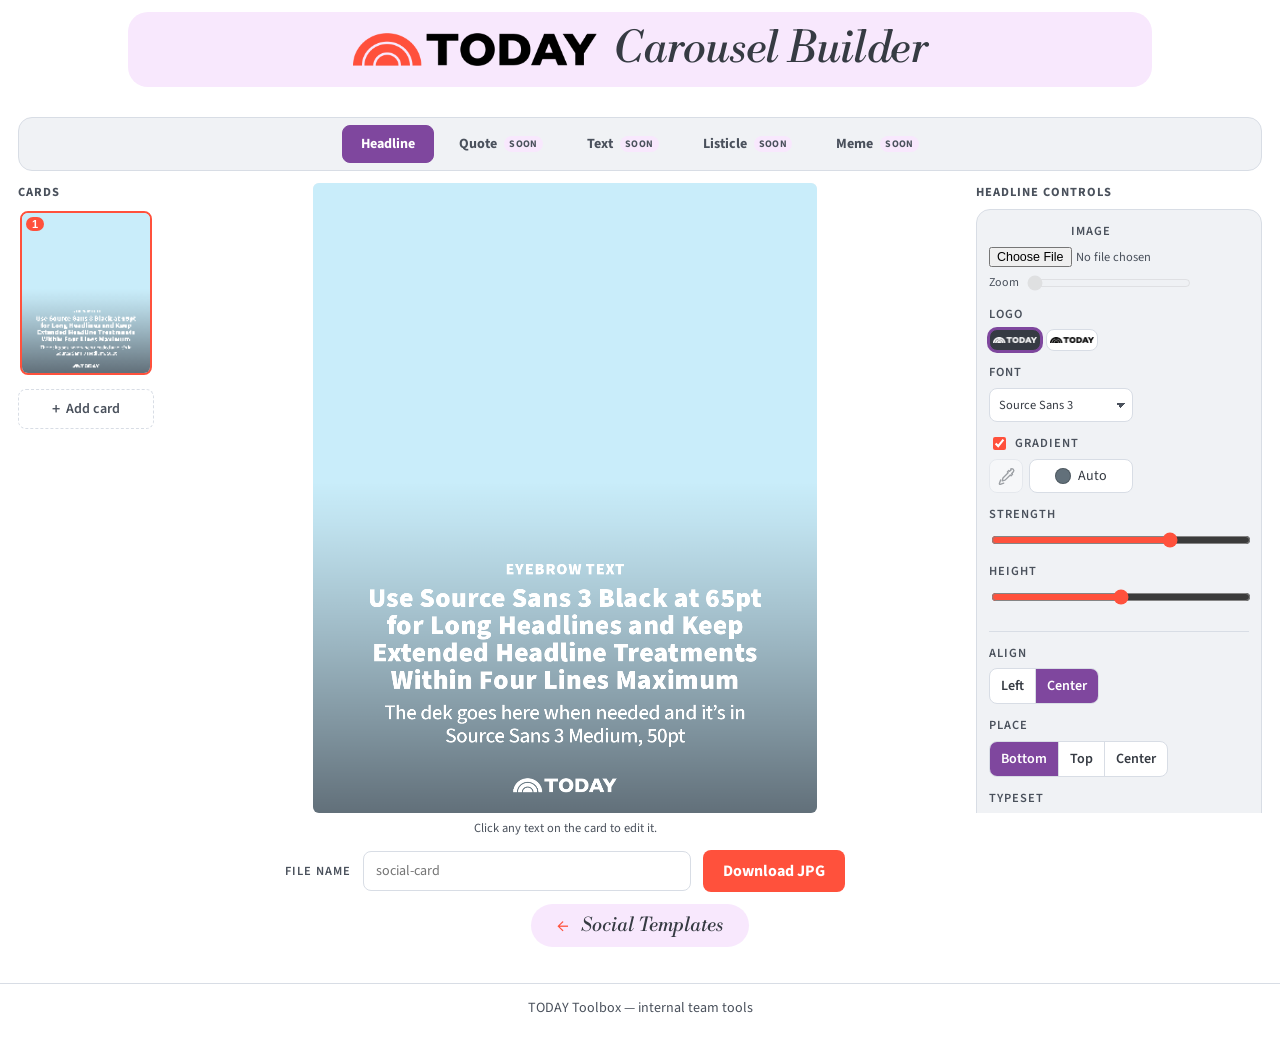
<file: social-templates/social-card/index.html>
<!DOCTYPE html>
<html lang="en">
<head>
<meta charset="UTF-8">
<meta name="viewport" content="width=device-width, initial-scale=1.0">
<title>Carousel Builder | TODAY Toolbox</title>
<link rel="preconnect" href="https://fonts.googleapis.com">
<link rel="preconnect" href="https://fonts.gstatic.com" crossorigin>
<link rel="stylesheet" href="https://fonts.googleapis.com/css2?family=Libre+Bodoni:ital,wght@0,400..700;1,400..700&family=Source+Sans+3:wght@400;600;700;900&display=swap">
<link rel="stylesheet" href="../../assets/toolbox.css?v=12">
  <link rel="stylesheet" href="../../assets/proofread.css?v=2">
  <link rel="stylesheet" href="style.css?v=25">
</head>
<body>
  <header class="page-shell">
    <div class="brand-band">
      <img src="../../assets/logo.png?v=3" alt="TODAY" class="site-logo">
      <h1 class="brand-word">Carousel Builder</h1>
    </div>
  </header>

  <main class="builder">
    <!-- Card style. All five are here from the start so the workspace never
         has to be rearranged to make room; the four that have no layout yet
         are disabled rather than faked, and say which phase brings them. -->
    <nav class="style-bar" id="styleBar" aria-label="Card style"></nav>

    <div class="builder-grid">
      <!-- Left: every card in the carousel. The selected one is live in the
           centre; the others are the last frame they rendered. -->
      <aside class="rail-col" aria-label="Cards">
        <h2 class="col-title">Cards</h2>
        <div class="card-rail" id="cardRail"></div>
        <button type="button" class="add-card" id="addCard">
          <span class="add-card-plus" aria-hidden="true">+</span>
          <span>Add card</span>
        </button>
      </aside>

      <!-- Centre: the card being edited, and the controls that belong to the
           card rather than to the workspace. -->
      <section class="canvas-col" aria-label="Card">
      <div class="card-stage" id="stage">
        <canvas id="canvas" width="1200" height="1500"></canvas>
        <div class="edit-layer">
          <div class="edit-text" id="edEyebrow" contenteditable="plaintext-only"
               role="textbox" aria-label="Eyebrow" data-placeholder="Eyebrow">Eyebrow text</div>
          <div class="edit-text" id="edHeadline" contenteditable="plaintext-only"
               role="textbox" aria-label="Headline" data-placeholder="Click to add a headline">Use Source Sans 3 Black at 65pt for Long Headlines and Keep Extended Headline Treatments Within Four Lines Maximum</div>
          <div class="edit-text" id="edDek" contenteditable="plaintext-only"
               role="textbox" aria-label="Dek" data-placeholder="Dek">The dek goes here when needed and it’s in Source Sans 3 Medium, 50pt</div>
        </div>
        <!-- Bubble chrome and hit targets. Deliberately an SVG over the canvas
             rather than canvas drawing: selection rings and guides can then
             never reach toDataURL, and a circle here hit-tests above the
             editable layer, so a click on a bubble is not swallowed by the
             text. The viewBox matches the card, so geometry is written in
             canvas pixels and scales itself. -->
        <svg class="bubble-layer" id="bubbleLayer" viewBox="0 0 1200 1500"
             preserveAspectRatio="xMidYMid meet" role="group" aria-label="Image bubbles"></svg>
        <div class="loupe" id="loupe" hidden aria-hidden="true">
          <canvas id="loupeCanvas" width="90" height="90"></canvas>
          <span class="loupe-hex" id="loupeHex"></span>
        </div>
      </div>
        <p class="edit-hint">Click any text on the card to edit it.</p>
        <p class="size-note" id="sizeNote"></p>
        <p class="size-note" id="bubbleNote"></p>
        <p class="size-note" id="inkNote"></p>
        <p class="size-note" id="proofNote"></p>

        <section class="export-panel" aria-label="Export">
          <label for="filename">File name</label>
          <input id="filename" type="text" placeholder="social-card" autocomplete="off">
          <button type="button" id="downloadBtn">Download JPG</button>
        </section>
      </section>

      <!-- Right: the toolbar for whichever style is selected. One slot, one
           panel per style; there is deliberately no generic panel holding
           every control in the toolbox. -->
      <aside class="card-tools" aria-label="Editing toolbar">
        <h2 class="col-title" id="toolsTitle">Headline controls</h2>
        <div class="tools-slot" id="toolsSlot">
          <div class="tool-panel layout-panel" id="panelHeadline" data-style="headline">
      <div class="panel-row">
        <div class="control-group upload-group" id="uploadRow"></div>
        <div class="control-group">
          <span class="control-label" id="logoLabel">Logo</span>
          <div class="logo-row" id="logoRow" role="group" aria-labelledby="logoLabel"></div>
        </div>
        <div class="control-group">
          <label class="control-label" for="fontSelect">Font</label>
          <select class="select-control" id="fontSelect">
            <option value="sans" selected>Source Sans 3</option>
            <option value="serif">Libre Bodoni</option>
          </select>
        </div>
        <div class="control-group grad-group">
          <label class="control-label check-label" id="colourLabel">
            <input type="checkbox" id="gradToggle" checked> Gradient
          </label>
          <div class="colour-row">
            <button type="button" class="dropper-btn" id="dropperBtn" aria-pressed="false"
                    aria-describedby="colourLabel" title="Upload an image to pick a colour from it" disabled>
              <svg viewBox="0 0 24 24" aria-hidden="true" focusable="false">
                <path d="M17.2 2.6a2.5 2.5 0 0 1 3.5 3.5l-2.1 2.1 1 1-1.8 1.8-1-1-6.6 6.6-3.6.9.9-3.6 6.6-6.6-1-1 1.8-1.8 1 1 2.1-2.1Z"/>
                <path d="M4.6 16.4 3 20.9a.8.8 0 0 0 1 1l4.5-1.6"/>
              </svg>
              <span class="sr-only">Pick a colour from the image</span>
            </button>
            <span class="colour-chip" id="colourChip">
              <span class="colour-dot" id="colourDot"></span>
              <span id="colourText" aria-live="polite">Auto</span>
            </span>
            <button type="button" class="colour-reset" id="colourReset" title="Back to the automatic colour" hidden>
              <span aria-hidden="true">&times;</span><span class="sr-only">Back to the automatic colour</span>
            </button>
          </div>
        </div>
        <div class="control-group">
          <label class="control-label" for="gradStrength">Strength</label>
          <input id="gradStrength" type="range" min="0" max="1" step="0.01" value="0.70">
        </div>
        <div class="control-group">
          <label class="control-label" for="gradHeight">Height</label>
          <input id="gradHeight" type="range" min="0.2" max="0.85" step="0.005" value="0.525">
        </div>
      </div>
      <div class="panel-row">
        <div class="control-group">
          <span class="control-label" id="alignLabel">Align</span>
          <div class="segmented" id="alignX" role="group" aria-labelledby="alignLabel">
            <button type="button" data-v="left">Left</button>
            <button type="button" data-v="center" class="active">Center</button>
          </div>
        </div>
        <div class="control-group">
          <span class="control-label" id="placeLabel">Place</span>
          <div class="segmented" id="alignY" role="group" aria-labelledby="placeLabel">
            <button type="button" data-v="original" class="active">Bottom</button>
            <button type="button" data-v="top">Top</button>
            <button type="button" data-v="center">Center</button>
          </div>
        </div>
        <div class="control-group">
          <span class="control-label">Typeset</span>
          <div class="toggle-row">
            <label><input type="checkbox" id="typesetToggle" checked> Auto</label>
          </div>
        </div>
        <div class="control-group">
          <span class="control-label">Show</span>
          <div class="toggle-row">
            <label><input type="checkbox" id="eyebrowToggle" checked> Eyebrow</label>
            <label><input type="checkbox" id="dekToggle" checked> Dek</label>
          </div>
        </div>
        <div class="control-group">
          <span class="control-label" id="inkLabel">Text</span>
          <div class="ink-row" id="inkRow" role="group" aria-labelledby="inkLabel"></div>
        </div>
        <div class="control-group">
          <span class="control-label" id="eyebrowInkLabel">Eyebrow</span>
          <div class="ink-row" id="eyebrowRow" role="group" aria-labelledby="eyebrowInkLabel"></div>
        </div>
        <div class="control-group bubble-group">
          <span class="control-label" id="bubbleLabel">Bubbles</span>
          <div class="bubble-row" id="bubbleRow" role="group" aria-labelledby="bubbleLabel"></div>
        </div>
      </div>
          </div>
          <div class="tool-panel is-stub" id="panelStub" data-style="stub" hidden>
            <p class="stub-note" id="stubNote"></p>
          </div>
        </div>
      </aside>
    </div>

    <div class="center-row">
      <a class="home-link" href="../index.html">
        <span class="home-link-arrow" aria-hidden="true">&larr;</span>
        <span class="home-link-word">Social Templates</span>
      </a>
    </div>
  </main>

  <footer class="site-footer">
    <p>TODAY Toolbox &mdash; internal team tools</p>
  </footer>

  <script src="../../assets/smart-punctuation.js?v=19"></script>
  <script src="../../assets/proofreader.js?v=1"></script>
  <script src="../../assets/proofread-ui.js?v=1"></script>
  <script src="app.js?v=29"></script>
  <script src="carousel.js?v=1"></script>
</body>
</html>
</file>
<file: assets/toolbox.css>
/* Self-hosted for CANVAS rendering only, under a distinct family name so the
   UI's Google-hosted 'Source Sans 3' is untouched. Canvas text must not depend
   on a runtime font fetch: a fallback would silently export off-brand type,
   which is the same reason Mada is self-hosted below. */
@font-face {
  font-family: 'Source Sans 3 Canvas';
  src: url('fonts/SourceSans3-Variable-latin.woff2') format('woff2-variations');
  font-weight: 200 900;
  font-style: normal;
  font-display: block;
}

/* Canvas-only face for the Social Card's serif headline option. The UI's
   Google-hosted Libre Bodoni is a separate family and is unaffected. */
@font-face {
  font-family: 'Libre Bodoni Canvas';
  src: url('fonts/LibreBodoni-Variable-latin.woff2') format('woff2-variations');
  font-weight: 400 700;
  font-style: normal;
  font-display: block;
}

@font-face {
  font-family: 'Mada Black';
  src: url('fonts/Mada-Black.ttf') format('truetype');
  font-weight: 900;
  font-style: normal;
  font-display: swap;
}

:root {
  /* palette ramps — see docs/color-palette.md */
  --red-100: #ffecea;
  --red-200: #ffc7c2;
  --red-300: #ff8f84;
  --red-400: #ff6859;
  --red-500: #ff513c;
  --red-600: #ff3a2c;

  --purple-100: #f8e8fd;
  --purple-200: #e4c7f0;
  --purple-300: #c8a2d7;
  --purple-400: #ae7dc9;
  --purple-500: #7f479e;
  --purple-600: #652e84;

  --blue-100: #eef9ff;
  --blue-200: #c9edfa;
  --blue-300: #8cdcf7;
  --blue-400: #63cff5;
  --blue-500: #4acaf1;
  --blue-600: #2cc4f1;

  --amber-100: #fff6ea;
  --amber-200: #ffe3c0;
  --amber-300: #ffc87e;
  --amber-400: #ffb64d;
  --amber-500: #feae30;
  --amber-600: #fea300;

  --green-100: #e4efea;
  --green-200: #add1c0;
  --green-300: #58a380;
  --green-400: #008357;
  --green-500: #00733e;
  --green-600: #006327;

  --gray-100: #f0f2f5;
  --gray-200: #d8dde5;
  --gray-300: #abb4c2;
  --gray-400: #7b838f;
  --gray-500: #4a515c;
  --gray-600: #363b43;

  /* semantic tokens */
  --bg: #ffffff;
  --bg-elevated: var(--gray-100);
  --border: var(--gray-200);
  --text: var(--gray-600);
  --text-dim: var(--gray-500);
  --accent: var(--red-500);
  --accent-dark: var(--red-600);
  --focus: var(--purple-500);
  --band: var(--purple-100);

  /* type ----------------------------------------------------------------
     Two families only. Libre Bodoni carries the editorial voice (the page
     name, the home link); Source Sans 3 does all functional UI work.
     Mada stays reserved for the Word template's canvas output. */
  --font-display: 'Libre Bodoni', Georgia, 'Times New Roman', serif;
  --font-ui: 'Source Sans 3', -apple-system, BlinkMacSystemFont, 'Segoe UI', Helvetica, Arial, sans-serif;

  --text-xs: 0.78rem;
  --text-sm: 0.88rem;
  --text-base: 1rem;
  --text-lg: 1.19rem;
  --text-xl: clamp(1.5rem, 1.1rem + 1.6vw, 2.1rem);
  --text-display: clamp(1.75rem, 1.1rem + 2.6vw, 2.75rem);

  /* rhythm --------------------------------------------------------------- */
  --space-1: 6px;
  --space-2: 12px;
  --space-3: 18px;
  --space-4: 28px;
  --space-5: 44px;
  --space-6: 68px;

  --radius-sm: 8px;
  --radius-md: 14px;
  --radius-lg: 20px;
  --radius-pill: 999px;

  /* The TODAY wordmark fills the logo's full height, so a heading matches it
     when its CAP height equals --logo-h. Libre Bodoni's cap is 0.77em
     (measured), hence the divisor below -- the two stay locked at any width. */
  --logo-h: clamp(16px, 2.6vw, 38px);
  --content-max: 1120px;
  --gutter: clamp(20px, 5vw, 48px);
  --tile: 172px;
  --card: 220px;
}

* { box-sizing: border-box; }

body {
  margin: 0;
  /* column so .site-footer's margin-top:auto pins it to the bottom
     on short pages like the home and Social Templates screens */
  min-height: 100vh;
  display: flex;
  flex-direction: column;
  font-family: var(--font-ui);
  font-size: var(--text-base);
  line-height: 1.5;
  background: var(--bg);
  color: var(--text);
  -webkit-font-smoothing: antialiased;
}

a { color: inherit; }

:focus-visible {
  outline: 3px solid var(--focus);
  outline-offset: 3px;
  border-radius: 4px;
}

/* ===================================================================
   Page shell — one centered column, shared by every page
   =================================================================== */

.page-shell {
  width: 100%;
  max-width: var(--content-max);
  margin: 0 auto;
  padding: 0 var(--gutter);
}

/* ===================================================================
   Brand band — the lavender header on every page
   =================================================================== */

.brand-band {
  display: flex;
  align-items: center;
  justify-content: center;
  gap: clamp(8px, 1.4vw, 16px);
  flex-wrap: nowrap;
  text-align: center;
  background: var(--band);
  border-radius: var(--radius-lg);
  padding: clamp(18px, 3.2vw, 30px) var(--space-4);
  margin: var(--space-4) auto var(--space-5);
}

.brand-band .site-logo {
  height: var(--logo-h);
  width: auto;
  flex-shrink: 0;
  display: block;
}

/* The page name, set in italic display type beside the wordmark. */
.brand-word {
  margin: 0;
  font-family: var(--font-display);
  font-style: italic;
  font-weight: 400;
  font-size: calc(var(--logo-h) / 0.77);
  line-height: 1;
  letter-spacing: -0.01em;
  white-space: nowrap;
  color: var(--text);
}

.page-intro {
  margin: calc(var(--space-4) * -1) auto var(--space-5);
  max-width: 62ch;
  text-align: center;
  color: var(--text-dim);
  font-size: var(--text-lg);
}

/* ===================================================================
   Card grid — flex, not auto-fit grid, so a short final row stays
   centered instead of stretching or hugging the left edge
   =================================================================== */

.card-grid {
  display: flex;
  flex-wrap: wrap;
  justify-content: center;
  align-items: flex-start;
  gap: var(--space-4);
  margin: 0 auto var(--space-6);
  padding: 0;
  list-style: none;
}

.card-grid > li {
  display: flex;
  flex: 0 0 auto;
}

/* ===================================================================
   Category card — the envelope: tinted body, saturated flap
   =================================================================== */

.category-card {
  --fill: var(--accent);
  --tint: var(--red-100);
  --label: #ffffff;
  position: relative;
  display: block;
  width: var(--card);
  aspect-ratio: 1 / 1.04;
  background: var(--tint);
  border-radius: var(--radius-lg);
  overflow: hidden;
  text-decoration: none;
  color: var(--text);
  transition: transform 0.16s ease;
}

.category-flap {
  position: absolute;
  inset: 0 0 auto 0;
  height: 60%;
  display: flex;
  align-items: flex-start;
  justify-content: center;
  padding: clamp(14px, 2.4vw, 20px) var(--space-2) 0;
  background: var(--fill);
  border-radius: var(--radius-lg) var(--radius-lg) 0 0;
  /* square top, V-notch bottom; intersects with the radius above */
  clip-path: polygon(0 0, 100% 0, 100% 42%, 50% 100%, 0 42%);
}

.category-label,
.tile-label {
  font-family: var(--font-ui);
  font-weight: 900;
  font-size: var(--text-lg);
  line-height: 1.18;
  letter-spacing: 0.045em;
  text-transform: uppercase;
  text-wrap: balance;
  text-align: center;
  color: var(--label);
}

.category-card:hover,
.template-tile:hover {
  transform: translateY(-4px);
}

.category-card:active,
.template-tile:active {
  transform: translateY(-1px);
}

/* ===================================================================
   Template tile — the flat square used on category pages
   =================================================================== */

.template-tile {
  --fill: var(--accent);
  --label: #ffffff;
  display: flex;
  align-items: center;
  justify-content: center;
  width: var(--tile);
  min-height: var(--tile);
  padding: var(--space-3);
  background: var(--fill);
  border-radius: var(--radius-md);
  text-decoration: none;
  transition: transform 0.16s ease;
}

/* Card labels are white on every fill, per brand direction. */
.fill-blue   { --fill: var(--blue-500);   --tint: var(--blue-200);  --label: #ffffff; }
.fill-red    { --fill: var(--red-500);    --tint: var(--red-100);   --label: #ffffff; }
.fill-amber  { --fill: var(--amber-500);  --tint: var(--amber-200); --label: #ffffff; }
.fill-green  { --fill: var(--green-600);  --tint: var(--green-100); --label: #ffffff; }
.fill-purple { --fill: var(--purple-500); --tint: var(--purple-100);--label: #ffffff; }

/* ===================================================================
   Home link — lavender pill with an editorial word
   =================================================================== */

.home-link {
  display: inline-flex;
  align-items: center;
  gap: var(--space-2);
  margin: 0 auto var(--space-6);
  padding: 11px 26px;
  background: var(--band);
  border-radius: var(--radius-pill);
  text-decoration: none;
  color: var(--text);
  transition: background 0.16s ease, transform 0.16s ease;
}

.home-link-arrow {
  color: var(--accent);
  font-size: var(--text-lg);
  line-height: 1;
  transition: transform 0.16s ease;
}

.home-link-word {
  font-family: var(--font-display);
  font-style: italic;
  font-size: var(--text-lg);
  line-height: 1.1;
}

.home-link:hover {
  background: var(--purple-200);
}

.home-link:hover .home-link-arrow {
  transform: translateX(-3px);
}

.center-row {
  display: flex;
  justify-content: center;
}

/* ===================================================================
   Empty state
   =================================================================== */

.empty-state {
  width: 100%;
  max-width: 460px;
  margin: 0 auto var(--space-6);
  padding: var(--space-5) var(--space-4);
  text-align: center;
  background: var(--bg-elevated);
  border: 1px dashed var(--border);
  border-radius: var(--radius-lg);
}

.empty-state h2 {
  margin: 0 0 var(--space-1);
  font-family: var(--font-display);
  font-weight: 400;
  font-size: var(--text-xl);
}

.empty-state p {
  margin: 0;
  color: var(--text-dim);
}

/* ===================================================================
   Tool pages
   =================================================================== */

.tool-main {
  display: flex;
  flex-direction: column;
  align-items: center;
  gap: var(--space-4);
  width: 100%;
  max-width: var(--content-max);
  margin: 0 auto;
  padding: 0 var(--gutter) var(--space-6);
}

.tool-main > section {
  width: 100%;
}

.subtitle {
  margin: 0;
  color: var(--text-dim);
  font-size: var(--text-sm);
}

.layout-panel {
  display: flex;
  flex-wrap: wrap;
  justify-content: center;
  gap: var(--space-4);
  background: var(--bg-elevated);
  border: 1px solid var(--border);
  border-radius: var(--radius-md);
  padding: var(--space-3) var(--space-4);
}

.control-group {
  display: flex;
  flex-direction: column;
  align-items: center;
  gap: var(--space-1);
}

.control-label {
  font-size: var(--text-xs);
  font-weight: 600;
  text-transform: uppercase;
  letter-spacing: 0.08em;
  color: var(--text-dim);
}

.segmented {
  display: inline-flex;
  border: 1px solid var(--border);
  border-radius: var(--radius-sm);
  overflow: hidden;
  background: var(--bg);
}

.segmented button {
  appearance: none;
  border: none;
  background: transparent;
  color: var(--text);
  font-family: var(--font-ui);
  font-size: var(--text-sm);
  font-weight: 600;
  padding: 9px 15px;
  cursor: pointer;
  border-right: 1px solid var(--border);
  transition: background 0.14s ease, color 0.14s ease;
}

.segmented button:last-child { border-right: none; }

.segmented button:hover:not(:disabled):not(.active) {
  background: var(--band);
}

.segmented button.active {
  background: var(--purple-500);
  color: #fff;
}

.segmented button:disabled {
  color: var(--text-dim);
  cursor: not-allowed;
  opacity: 0.5;
}

.upload-row {
  display: grid;
  gap: var(--space-2);
  justify-content: center;
}

.upload-slot {
  background: var(--bg-elevated);
  border: 1px solid var(--border);
  border-radius: var(--radius-sm);
  padding: var(--space-2) 14px 14px;
  display: flex;
  flex-direction: column;
  gap: var(--space-1);
  transition: border-color 0.14s ease, background 0.14s ease;
}

.upload-slot.has-image,
.upload-slot.has-img { border-color: var(--accent); }

.upload-slot.drag-over {
  border-color: var(--accent);
  border-style: dashed;
  background: var(--bg);
}

.upload-slot label {
  font-size: var(--text-sm);
  font-weight: 700;
}

.upload-slot .file-input {
  font-size: var(--text-xs);
  font-family: var(--font-ui);
  color: var(--text-dim);
  width: 100%;
  min-width: 0;
}

.upload-slot { min-width: 0; }

.zoom-row {
  display: flex;
  align-items: center;
  gap: var(--space-1);
  font-size: 0.75rem;
  color: var(--text-dim);
}

.zoom-row input[type="range"] {
  flex: 1;
  min-width: 0;
  accent-color: var(--accent);
}

.canvas-wrap {
  display: flex;
  justify-content: center;
  background: var(--bg-elevated);
  border: 1px solid var(--border);
  border-radius: var(--radius-md);
  padding: var(--space-3);
}

.export-panel {
  display: flex;
  flex-direction: column;
  gap: var(--space-1);
  max-width: 340px;
  align-self: center;
  width: 100%;
  text-align: left;
}

.export-panel label {
  font-size: var(--text-xs);
  font-weight: 600;
  text-transform: uppercase;
  letter-spacing: 0.08em;
  color: var(--text-dim);
}

.export-panel input[type="text"] {
  padding: 10px 12px;
  border-radius: var(--radius-sm);
  border: 1px solid var(--border);
  background: var(--bg);
  color: var(--text);
  font-family: var(--font-ui);
  font-size: var(--text-base);
}

.export-panel button {
  appearance: none;
  border: none;
  border-radius: var(--radius-sm);
  margin-top: var(--space-1);
  padding: 13px 18px;
  background: var(--accent);
  color: #fff;
  font-family: var(--font-ui);
  font-size: var(--text-lg);
  font-weight: 700;
  cursor: pointer;
  transition: background 0.14s ease;
}

.export-panel button:hover { background: var(--accent-dark); }
.export-panel button:disabled { opacity: 0.55; cursor: not-allowed; }

/* native select styling, shared by the colour pickers (Trivia Tease, Word
   Explain) and the branding kit's logo dropdown */
.color-row {
  display: flex;
  align-items: center;
  gap: var(--space-1);
}

.color-select,
.select-control {
  flex: 1;
  min-width: 0;
  appearance: none;
  border: 1px solid var(--border);
  border-radius: var(--radius-sm);
  background: var(--bg);
  color: var(--text);
  font-family: var(--font-ui);
  font-size: var(--text-xs);
  padding: 7px 22px 7px 9px;
  cursor: pointer;
  background-image: linear-gradient(45deg, transparent 50%, var(--text-dim) 50%),
                    linear-gradient(135deg, var(--text-dim) 50%, transparent 50%);
  background-position: right 11px center, right 6px center;
  background-size: 5px 5px, 5px 5px;
  background-repeat: no-repeat;
}

.color-select:hover,
.select-control:hover { border-color: var(--text-dim); }

.swatch {
  width: 24px;
  height: 24px;
  flex-shrink: 0;
  border-radius: var(--radius-sm);
  border: 1px solid var(--border);
}

.swatch.is-empty {
  border-style: dashed;
  background: var(--bg);
}

/* ===================================================================
   Footer
   =================================================================== */

.site-footer {
  margin-top: auto;
  padding: var(--space-4) var(--gutter) var(--space-5);
  text-align: center;
  color: var(--text-dim);
  font-size: var(--text-sm);
  border-top: 1px solid var(--border);
}

.site-footer p { margin: 0; }

/* ===================================================================
   Responsive
   =================================================================== */

@media (max-width: 600px) {
  :root {
    --tile: 156px;
    --card: 168px;
  }
  /* The logo and heading stay on one row; a very long title wraps within
     itself here rather than pushing the page sideways. */
  .brand-band {
    gap: 8px;
    padding-left: var(--space-3);
    padding-right: var(--space-3);
  }
  .brand-word { white-space: normal; }
  .export-panel { max-width: 100%; }
  /* Labels keep --text-lg at every width on purpose: at 19px/700 they are
     "large text", so the 3:1 ratio applies and the red fill stays legible.
     Shrinking them would push white-on-red under the 4.5:1 normal-text bar. */
}

@media (prefers-reduced-motion: reduce) {
  * {
    transition-duration: 0.01ms !important;
    animation-duration: 0.01ms !important;
  }
  .category-card:hover,
  .template-tile:hover,
  .home-link:hover .home-link-arrow { transform: none; }
}
</file>
<file: split-image/style.css>
/* Page-local overrides. Shared tool-page shell lives in ../assets/toolbox.css */

.upload-row {
  display: grid;
  grid-template-columns: repeat(auto-fit, minmax(150px, 1fr));
  gap: 14px;
}

#canvas {
  width: 100%;
  max-width: 900px;
  height: auto;
  border-radius: 6px;
  touch-action: none;
  cursor: grab;
  background: var(--gray-100);
}

#canvas:active {
  cursor: grabbing;
}

.hint {
  margin: -10px 0 0;
  font-size: 0.82rem;
  color: var(--text-dim);
  text-align: center;
}
</file>
<file: editorial-templates/calendar/calendar.css>
/*
 * TODAY calendar component — visual design.
 *
 * Every measurement below is in DESIGN PIXELS on a fixed 792 x 612 artboard
 * (US Letter landscape at 72dpi — the size of the supplied reference
 * exports) and was measured from those references. The artboard is scaled
 * as a whole by calendar.js to fit its container, so proportions never
 * distort. Change a number here and every calendar picks it up.
 *
 * Colors come from --cal-* custom properties set per calendar by
 * calendar.js (see COLOR_ROLES in calendar-data.js).
 */

@font-face {
  font-family: 'Mada';
  src: url('../../assets/fonts/Mada-Variable-latin.woff2') format('woff2');
  font-weight: 200 900;
  font-style: normal;
  font-display: block;
  unicode-range: U+0000-00FF, U+0131, U+0152-0153, U+02BB-02BC, U+02C6, U+02DA, U+02DC, U+0304, U+0308, U+0329, U+2000-206F, U+20AC, U+2122, U+2191, U+2193, U+2212, U+2215, U+FEFF, U+FFFD;
}

@font-face {
  font-family: 'Mada';
  src: url('../../assets/fonts/Mada-Variable-latin-ext.woff2') format('woff2');
  font-weight: 200 900;
  font-style: normal;
  font-display: block;
  unicode-range: U+0100-02BA, U+02BD-02C5, U+02C7-02CC, U+02CE-02D7, U+02DD-02FF, U+0304, U+0308, U+0329, U+1D00-1DBF, U+1E00-1E9F, U+1EF2-1EFF, U+2020, U+20A0-20AB, U+20AD-20C0, U+2113, U+2C60-2C7F, U+A720-A7FF;
}

/* Responsive wrapper: holds the artboard's aspect ratio at any width. */
.tcal-frame {
  position: relative;
  width: 100%;
  aspect-ratio: 792 / 612;
  overflow: hidden;
  container-type: inline-size;
}

/* The artboard. calendar.js sets --tcal-scale = frame width / 792. */
.tcal {
  /* default colors = purple reference; overridden inline per calendar */
  --cal-background: #F3F0F2;
  --cal-header: #CB9AB4;
  --cal-headerText: #FFFFFF;
  --cal-logo: #CB9AB4;
  --cal-band: #CB9AB4;
  --cal-bandText: #FFFFFF;
  --cal-cell: #FFFFFF;
  --cal-cellText: #CB9AB4;

  position: absolute;
  top: 0;
  left: 0;
  width: 792px;
  height: 612px;
  transform-origin: 0 0;
  transform: scale(var(--tcal-scale, 1));
  overflow: hidden;
  background: var(--cal-background);
  font-family: 'Mada', sans-serif;
  font-kerning: normal;
  -webkit-font-smoothing: antialiased;
}

/* Self-contained: don't rely on page-level resets (the JPG export embeds
   only this stylesheet). */
.tcal,
.tcal *,
.tcal *::before,
.tcal *::after {
  box-sizing: border-box;
}

/* ---- Header -------------------------------------------------------- */

/* Banner: 652 x 91, bottom-right corner is a 90px quarter circle. */
.tcal-banner {
  position: absolute;
  top: 0;
  left: 0;
  width: 652px;
  height: 91px;
  background: var(--cal-header);
  border-bottom-right-radius: 90px;
}

/* "NOVEMBER 2023 CHALLENGE" — cap height 9px, top of caps at y=18. */
.tcal-eyebrow {
  position: absolute;
  left: 31px;
  top: 13px;
  margin: 0;
  max-width: 560px;
  white-space: nowrap;
  color: var(--cal-headerText);
  font-size: 13.4px;
  line-height: 20px;
  font-weight: 400;
  letter-spacing: 0.163em;
  text-transform: uppercase;
}

/* "31-DAY WALKING STREAK" — cap height 30px, caps span y=37..68.
   calendar.js narrows the size only if a longer headline would run into
   the banner's curve. */
.tcal-headline {
  position: absolute;
  left: 31px;
  top: 28px;
  margin: 0;
  white-space: nowrap;
  color: var(--cal-headerText);
  font-size: 46px;
  line-height: 52px;
  font-weight: 900;
  letter-spacing: 0.051em;
  text-transform: uppercase;
}

/* "start TODAY" lockup, recolored so it can take any palette color.
   Artwork: assets/start-today-logo-hd.png (848 x 507, 8x this box),
   built from the supplied high-resolution Start TODAY logo files. */
.tcal-logo {
  position: absolute;
  left: 663px;
  top: 18px;
  width: 106px;
  height: 63.4px;
  background: var(--cal-logo);
  -webkit-mask: url('../../assets/start-today-logo-hd.png') center / 100% 100% no-repeat;
  mask: url('../../assets/start-today-logo-hd.png') center / 100% 100% no-repeat;
}

/* calendar.js swaps the mask for a pre-tinted <img> (renders cleanly in
   every export); the mask above is the fallback, e.g. when opened from
   file://. */
.tcal-logo.has-img {
  background: none;
  -webkit-mask: none;
  mask: none;
}

.tcal-logo img {
  display: block;
  width: 100%;
  height: 100%;
}

/* ---- Grid ------------------------------------------------------------ */

/* 7 columns of 91px with 18px gutters (x = 23..768); rows are 89px tall
   with 11px between them (100px pitch), starting at y = 106. */
.tcal-grid {
  position: absolute;
  left: 23px;
  top: 106px;
  display: grid;
  grid-template-columns: repeat(7, 91px);
  grid-auto-rows: 89px;
  column-gap: 18px;
  row-gap: 11px;
  margin: 0;
  padding: 0;
  list-style: none;
}

.tcal-cell {
  display: flex;
  flex-direction: column;
  width: 91px;
  height: 89px;
}

/* Domed day tab: 30px tall, top edge is a half-ellipse spanning the full
   cell width. */
.tcal-band {
  flex: 0 0 30px;
  display: flex;
  align-items: flex-end;
  justify-content: center;
  padding-bottom: 9px;
  background: var(--cal-band);
  border-radius: 50% 50% 0 0 / 100% 100% 0 0;
  color: var(--cal-bandText);
  font-size: 11.5px;
  line-height: 11px;
  font-weight: 700;
  letter-spacing: 0.17em;
  text-transform: uppercase;
  white-space: nowrap;
}

/* The trailing letter-space would push the label off-center. */
.tcal-day {
  margin-right: -0.17em;
}

/* White cell body: 91 x 59. */
.tcal-body {
  flex: 1 1 auto;
  display: flex;
  align-items: center;
  justify-content: center;
  padding: 3px 5px;
  background: var(--cal-cell);
  overflow: hidden;
}

/* Cell text. The font-size here is the DEFAULT size for every cell;
   calendar.js lowers the inline font-size on a single cell only when its
   text would need more than ~3 lines (see FIT in calendar.js for the
   minimum). 3 lines x 16px x 1.1 fits the 53px inner body height. */
.tcal-text {
  width: 100%;
  max-height: 100%;
  color: var(--cal-cellText);
  font-size: 16px;
  line-height: 1.1;
  font-weight: 350;
  letter-spacing: -0.02em;
  word-spacing: 0.08em;
  text-align: center;
  white-space: pre-wrap;
  overflow-wrap: normal;
  word-break: normal;
  hyphens: none;
  transform: translateY(-1.5px); /* optical centering, per reference */
}

/* Last resort at the minimum size: break inside long words. */
.tcal-text.is-breaking {
  overflow-wrap: anywhere;
}

.tcal-cell[hidden] {
  display: none;
}

/* Week boxes: same box, but the tab label is set tighter and heavier,
   per the reference ("WEEK 1" vs "DAY 31"). */
.tcal-cell--week .tcal-band {
  font-weight: 800;
  letter-spacing: 0.04em;
}

.tcal-cell--week .tcal-day {
  margin-right: -0.04em;
}

/* ---- Edit mode ------------------------------------------------------- */
/* Only visible while editing; view mode shows the bare design. */

.tcal.is-editing [contenteditable] {
  cursor: text;
  outline: none;
  border-radius: 2px;
  transition: box-shadow 0.12s ease;
}

.tcal.is-editing [contenteditable]:hover {
  box-shadow: 0 0 0 1px rgba(54, 59, 67, 0.35);
}

.tcal.is-editing [contenteditable]:focus {
  box-shadow: 0 0 0 1.5px #4ACAF1;
}

.tcal.is-editing .tcal-eyebrow [contenteditable]:empty,
.tcal.is-editing .tcal-headline:empty {
  display: inline-block;
  min-width: 1.5em;
  box-shadow: 0 0 0 1px rgba(255, 255, 255, 0.7);
}

/* Text couldn't fit even at the minimum size — flag it for the editor. */
.tcal.is-editing .tcal-body.is-overflowing {
  box-shadow: inset 0 0 0 1.5px #FC705F;
}
</file>
<file: assets/proofread.css>
/* Proofreading marks, popup and review list. Shared by every tool that takes
   copy. The marks are drawn in their own layer and never touch the edited
   text, so nothing here can disturb a caret or a selection. */

.pr-layer {
  position: absolute;
  inset: 0;
  pointer-events: none;
  overflow: hidden;
  /* Decoration ranks below interactive chrome. Without this the order is
     whatever the DOM happens to be, and because the proofreader appends its
     layer after the Social Card's bubble layer, a 4px mark -- which does take
     pointer events -- would sit above a bubble's hit circle. */
  z-index: 1;
}

/* The squiggle is a repeating wave drawn under the word. Word's convention:
   red for spelling, blue for grammar, purple for punctuation and style. */
.pr-mark {
  position: absolute;
  height: 4px;
  pointer-events: all;
  cursor: pointer;
  background-repeat: repeat-x;
  background-position: 0 100%;
  background-size: 6px 4px;
}

.pr-mark.pr-spelling {
  background-image: url("data:image/svg+xml,%3Csvg xmlns='http://www.w3.org/2000/svg' width='6' height='4'%3E%3Cpath d='M0 3 L1.5 1 L3 3 L4.5 1 L6 3' fill='none' stroke='%23e5484d' stroke-width='1.1'/%3E%3C/svg%3E");
}

.pr-mark.pr-grammar {
  background-image: url("data:image/svg+xml,%3Csvg xmlns='http://www.w3.org/2000/svg' width='6' height='4'%3E%3Cpath d='M0 3 L1.5 1 L3 3 L4.5 1 L6 3' fill='none' stroke='%232f6fed' stroke-width='1.1'/%3E%3C/svg%3E");
}

.pr-mark.pr-punctuation {
  background-image: url("data:image/svg+xml,%3Csvg xmlns='http://www.w3.org/2000/svg' width='6' height='4'%3E%3Cpath d='M0 3 L1.5 1 L3 3 L4.5 1 L6 3' fill='none' stroke='%238b5cf6' stroke-width='1.1'/%3E%3C/svg%3E");
}

/* A card's type is drawn on a photo, so the squiggle needs a little lift to
   stay legible without shouting. */
.card-stage .pr-mark { filter: drop-shadow(0 1px 1px rgba(0, 0, 0, 0.5)); }

/* ---------- popup and review list ---------- */

.pr-popup,
.pr-panel {
  position: fixed;
  z-index: 60;
  width: 266px;
  max-width: calc(100vw - 16px);
  padding: 10px 12px 12px;
  border: 1px solid var(--border);
  border-radius: var(--radius-md);
  background: var(--bg-elevated);
  box-shadow: 0 8px 28px rgba(16, 18, 24, 0.22);
  font-family: var(--font-ui);
  font-size: var(--text-sm);
  color: var(--text);
}

.pr-panel { width: 320px; }

.pr-head {
  display: flex;
  align-items: center;
  gap: 7px;
  margin-bottom: 6px;
}

.pr-kind {
  flex: 1;
  font-size: var(--text-xs);
  font-weight: 700;
  letter-spacing: 0.04em;
  text-transform: uppercase;
  color: var(--text-dim);
}

.pr-dot {
  width: 9px;
  height: 9px;
  border-radius: 50%;
  flex: none;
}

.pr-dot.pr-spelling { background: #e5484d; }
.pr-dot.pr-grammar { background: #2f6fed; }
.pr-dot.pr-punctuation { background: #8b5cf6; }

.pr-x {
  border: 0;
  background: none;
  padding: 0 2px;
  font-size: 17px;
  line-height: 1;
  color: var(--text-dim);
  cursor: pointer;
}

.pr-x:hover { color: var(--text); }

.pr-msg {
  margin: 0 0 9px;
  line-height: 1.35;
}

.pr-suggestions {
  display: flex;
  flex-wrap: wrap;
  gap: 6px;
}

/* The first suggestion is the likeliest, so it leads and is weighted. */
.pr-sug {
  padding: 5px 11px;
  border: 1px solid var(--border);
  border-radius: var(--radius-pill);
  background: #ffffff;
  font-family: inherit;
  font-size: var(--text-sm);
  cursor: pointer;
}

.pr-sug:first-child {
  font-weight: 700;
  border-color: var(--purple-400);
}

.pr-sug:hover {
  border-color: var(--purple-500);
  background: var(--purple-100);
}

.pr-none {
  margin: 0;
  color: var(--text-dim);
  font-size: var(--text-xs);
}

.pr-foot {
  display: flex;
  gap: 8px;
  margin-top: 11px;
  padding-top: 9px;
  border-top: 1px solid var(--border);
}

.pr-act {
  border: 0;
  background: none;
  padding: 0;
  font-family: inherit;
  font-size: var(--text-xs);
  color: var(--text-dim);
  cursor: pointer;
  text-decoration: underline;
}

.pr-act:hover { color: var(--text); }

/* ---------- the counter ---------- */

.pr-count {
  border: 0;
  background: none;
  padding: 0;
  font: inherit;
  color: inherit;
  cursor: pointer;
  text-decoration: underline;
  text-underline-offset: 2px;
}

.pr-list {
  max-height: 260px;
  overflow-y: auto;
  display: flex;
  flex-direction: column;
  gap: 2px;
}

.pr-row {
  display: grid;
  grid-template-columns: 9px auto;
  gap: 2px 7px;
  align-items: center;
  width: 100%;
  padding: 6px 7px;
  border: 0;
  border-radius: var(--radius-sm);
  background: none;
  font: inherit;
  text-align: left;
  cursor: pointer;
}

.pr-row:hover { background: var(--purple-100); }

.pr-row-text { font-weight: 700; }

.pr-row-msg {
  grid-column: 2;
  font-size: var(--text-xs);
  color: var(--text-dim);
  line-height: 1.3;
}

/* The measuring mirror for plain inputs: never seen, never hit. */
.pr-mirror {
  position: absolute;
  top: -9999px;
  left: -9999px;
  white-space: pre;
  visibility: hidden;
  pointer-events: none;
}

/* The counter line. Empty it collapses to nothing, so a clean page keeps its
   height exactly as it was -- the Social Card has to fit one screen. */
#proofNote {
  margin: 0;
  font-size: var(--text-sm);
  color: var(--text-dim);
  text-align: center;
}

#proofNote:empty { display: none; }

/* One layer per host, one child per field inside it. */
.pr-field {
  position: absolute;
  inset: 0;
  pointer-events: none;
}
</file>
<file: editorial-templates/calendar/style.css>
/* Page-local styles. Shared tool-page shell lives in ../../assets/toolbox.css;
   the calendar's own design lives in calendar.css. */

.toolbar-row {
  display: flex;
  flex-wrap: wrap;
  align-items: center;
  gap: 8px;
}

.settings-panel input[type="text"],
.settings-panel input[type="number"] {
  padding: 8px 10px;
  border-radius: 8px;
  border: 1px solid var(--border);
  background: var(--bg);
  color: var(--text);
  font-size: 0.9rem;
  font-family: inherit;
}

.settings-panel input[type="number"] {
  width: 80px;
}

.ghost-btn {
  appearance: none;
  border: 1px solid var(--border);
  border-radius: 8px;
  background: var(--bg);
  color: var(--text);
  padding: 8px 12px;
  font-size: 0.88rem;
  font-family: inherit;
  cursor: pointer;
  white-space: nowrap;
}

.ghost-btn:hover {
  border-color: var(--text-dim);
}

.edit-hint {
  margin: 12px 0 -8px;
  font-size: 0.88rem;
  color: var(--text-dim);
}

.cal-stage {
  padding: clamp(10px, 2.5vw, 28px);
}

.cal-host {
  width: 100%;
  max-width: 1056px;
  box-shadow: 0 2px 10px rgba(54, 59, 67, 0.12);
}

/* ---- settings panel ---- */

.settings-panel {
  background: var(--bg-elevated);
  border: 1px solid var(--border);
  border-radius: 12px;
  overflow: hidden;
}

.tabs {
  display: flex;
  flex-wrap: wrap;
  border-bottom: 1px solid var(--border);
  background: var(--bg);
}

.tab {
  appearance: none;
  border: none;
  background: transparent;
  color: var(--text-dim);
  padding: 12px 18px;
  font-size: 0.9rem;
  font-family: inherit;
  cursor: pointer;
  border-bottom: 2px solid transparent;
  margin-bottom: -1px;
}

.tab:hover {
  color: var(--text);
}

.tab.active {
  color: var(--text);
  font-weight: 600;
  border-bottom-color: var(--accent);
}

.tab-panel {
  padding: 18px 20px 20px;
}

.panel-note {
  margin: 0 0 14px;
  font-size: 0.88rem;
  color: var(--text-dim);
}

.field-grid {
  display: grid;
  grid-template-columns: repeat(auto-fill, minmax(220px, 1fr));
  gap: 18px 24px;
  align-items: start;
}

.field {
  display: flex;
  flex-direction: column;
  gap: 8px;
}

.download-panel {
  align-self: auto;
  margin: 0;
}

.field-hint {
  font-size: 0.78rem;
  color: var(--text-dim);
}

.bulk-row {
  display: flex;
  flex-wrap: wrap;
  align-items: flex-end;
  gap: 8px 12px;
  margin-top: 20px;
  padding-top: 18px;
  border-top: 1px solid var(--border);
}

.bulk-row .field {
  flex: 0 1 280px;
}

/* theme presets */
.theme-list {
  display: flex;
  flex-wrap: wrap;
  gap: 12px;
}

.theme-btn {
  appearance: none;
  display: flex;
  flex-direction: column;
  align-items: center;
  gap: 8px;
  padding: 8px 8px 10px;
  border: 2px solid transparent;
  border-radius: 10px;
  background: var(--bg);
  color: var(--text);
  font-family: inherit;
  font-size: 0.85rem;
  cursor: pointer;
}

.theme-btn:hover {
  border-color: var(--border);
}

.theme-btn.active {
  border-color: var(--text);
}

.theme-preview {
  position: relative;
  display: block;
  width: 104px;
  height: 80px;
  border-radius: 4px;
  overflow: hidden;
  box-shadow: inset 0 0 0 1px rgba(0, 0, 0, 0.06);
}

.theme-preview span:first-child {
  position: absolute;
  top: 0;
  left: 0;
  width: 86px;
  height: 14px;
  border-bottom-right-radius: 14px;
}

.theme-preview span:last-child {
  position: absolute;
  left: 10px;
  top: 26px;
  width: 26px;
  height: 22px;
}

/* per-role swatches */
.role-list {
  display: grid;
  gap: 12px;
}

.role-row {
  display: grid;
  grid-template-columns: 180px 1fr;
  align-items: center;
  gap: 12px;
}

.role-label {
  font-size: 0.88rem;
}

.swatch-row {
  display: flex;
  flex-wrap: wrap;
  gap: 6px;
}

.swatch-btn {
  appearance: none;
  width: 28px;
  height: 28px;
  border-radius: 50%;
  border: 1px solid rgba(0, 0, 0, 0.12);
  cursor: pointer;
  padding: 0;
}

.swatch-btn:hover {
  transform: scale(1.08);
}

.swatch-btn.active {
  box-shadow: 0 0 0 2px var(--bg), 0 0 0 4px var(--text);
}

@media (max-width: 600px) {
  .tool-header {
    flex-wrap: wrap;
  }
  .tool-header h1 {
    font-size: 1.3rem;
  }
  .role-row {
    grid-template-columns: 1fr;
    gap: 6px;
  }
}
</file>
<file: editorial-templates/tease-image-branding-kit/style.css>
/* Page-local overrides. Shared tool-page shell lives in ../../assets/toolbox.css */

/* One slot per panel: a single 320px slot, or two side by side when split. */
.upload-row {
  display: grid;
  grid-template-columns: repeat(auto-fit, minmax(0, 320px));
  gap: 14px;
  justify-content: center;
}

#canvas {
  width: 100%;
  max-width: 900px;
  height: auto;
  border-radius: 6px;
  touch-action: none;
  cursor: grab;
  background: var(--gray-100);
}

#canvas:active {
  cursor: grabbing;
}

/* The logo dropdown shares the colour pickers' select styling; it just needs
   room for the longest label rather than the flex sizing a colour row gives. */
#logoSelect {
  min-width: 180px;
  font-size: var(--text-sm);
  padding: 9px 26px 9px 12px;
}
</file>
<file: editorial-templates/trivia-tease/style.css>
/* Page-local overrides. Shared tool-page shell lives in ../../assets/toolbox.css */

/* Five across, mirroring the canvas grid, so slot N sits above box N. */
.upload-row {
  display: grid;
  grid-template-columns: repeat(5, minmax(0, 1fr));
  gap: 12px;
}

/* Below this the five columns no longer fit the content box, and a fixed
   5-up grid overflows the page instead of reflowing. */
@media (max-width: 920px) {
  .upload-row {
    grid-template-columns: repeat(auto-fit, minmax(118px, 1fr));
  }
}

#canvas {
  width: 100%;
  max-width: 1000px;
  height: auto;
  border-radius: 6px;
  touch-action: none;
  cursor: grab;
  background: var(--gray-100);
}

#canvas:active {
  cursor: grabbing;
}

.hint {
  margin: -10px 0 0;
  font-size: 0.82rem;
  color: var(--text-dim);
  text-align: center;
}

.swatch.is-empty {
  border-style: dashed;
  background: var(--bg);
}
</file>
<file: editorial-templates/word-explain/style.css>
/* Page-local overrides. Shared tool-page shell lives in ../../assets/toolbox.css */

#wordInput {
  padding: 9px 12px;
  border-radius: 8px;
  border: 1px solid var(--border);
  background: var(--bg);
  color: var(--text);
  font-size: 0.95rem;
  min-width: 200px;
}

#canvas {
  width: 100%;
  max-width: 900px;
  height: auto;
  border-radius: 6px;
}
</file>
<file: social-templates/social-card/style.css>
/* Page-local styles. Shared tool-page shell lives in ../../assets/toolbox.css */

/* ===================================================================
   Compact layout. Everything below is a page-local override of
   ../../assets/toolbox.css, which loads first -- the shared sheet is
   deliberately left alone so the other tools keep their spacing.
   =================================================================== */

/* The image upload lives inside the single control bar rather than in a
   row of its own, so it sheds the card chrome and matches .control-group. */
.upload-group .upload-slot {
  background: transparent;
  border: none;
  padding: 0;
  align-items: center;
  gap: var(--space-1);
}

.upload-group .upload-slot label {
  font-size: var(--text-xs);
  font-weight: 600;
  text-transform: uppercase;
  letter-spacing: 0.08em;
  color: var(--text-dim);
}

/* With the border gone, the loaded state reads on the label instead. */
.upload-group .upload-slot.has-image label { color: var(--accent); }

.upload-group .upload-slot.drag-over {
  background: transparent;
  outline: 2px dashed var(--accent);
  outline-offset: 6px;
}

.upload-group .file-input,
.upload-group .zoom-row { width: 176px; }

/* Only ever carries the too-long-copy warning now, so it collapses to
   zero height while the copy fits. */
.size-note {
  margin: 0;
  font-size: var(--text-sm);
  color: var(--text-dim);
  text-align: center;
}

.size-note:empty { display: none; }

.size-note.is-warning {
  color: var(--accent-dark);
  font-weight: 700;
}

.layout-panel input[type="range"] {
  width: 132px;
  accent-color: var(--accent);
}

#canvas {
  width: 100%;
  max-width: 560px;
  height: auto;
  border-radius: 6px;
  touch-action: none;
  cursor: grab;
  background: var(--gray-100);
}

#canvas:active { cursor: grabbing; }

/* ===================================================================
   The card stage: canvas renders everything, and a layer of editable
   boxes sits exactly over the type so it can be edited in place. The
   editable text itself is transparent -- what you see is the canvas
   underneath, so the preview and the exported JPG share one renderer.
   =================================================================== */

.card-stage {
  position: relative;
  width: 100%;
  max-width: 560px;
  overflow: hidden;
  /* The overlay is laid out in real canvas pixels and scaled down to the
     displayed size. CSS cannot divide px by px into the unitless number
     scale() needs, so app.js sets this from the canvas's rendered width. */
  --card-scale: 1;
}

.card-stage #canvas {
  display: block;
  width: 100%;
  max-width: none;
}

.edit-layer {
  position: absolute;
  inset: 0;
  width: 1200px;
  height: 1500px;
  transform: scale(var(--card-scale));
  transform-origin: top left;
  pointer-events: none;
}

.edit-text {
  position: absolute;
  margin: 0;
  padding: 0;
  font-family: 'Source Sans 3 Canvas', var(--font-ui);
  text-align: center;
  color: transparent;
  /* The caret and the placeholder are the type's colour, not white: on a
     light image a white caret is invisible, and the overlay is the only
     thing the writer can see of where they are. Set from JS beside the
     canvas fill, so the two can never disagree. */
  caret-color: var(--card-ink, #ffffff);
  outline: none;
  cursor: text;
  pointer-events: auto;
  white-space: pre-wrap;
  overflow-wrap: break-word;
  border-radius: 4px;
}

.edit-text::selection { background: rgba(255, 255, 255, 0.38); }

.edit-text:hover { box-shadow: inset 0 0 0 2px rgba(255, 255, 255, 0.45); }

.edit-text:focus {
  box-shadow: inset 0 0 0 2px rgba(255, 255, 255, 0.9);
}

/* Empty blocks keep a visible target, so there is always somewhere to click. */
.edit-text:empty::before {
  content: attr(data-placeholder);
  color: var(--card-ink-dim, rgba(255, 255, 255, 0.55));
}

.edit-hint {
  margin: 0;
  text-align: center;
  font-size: var(--text-xs);
  color: var(--text-dim);
}

.toggle-row {
  display: flex;
  gap: var(--space-2);
  font-size: var(--text-sm);
}

.toggle-row label {
  display: inline-flex;
  align-items: center;
  gap: 5px;
  cursor: pointer;
}

.toggle-row input { accent-color: var(--accent); }

/* ===================================================================
   Vertical rhythm -- the page is built to put the control bar, the
   whole card and the download button within one screen.
   =================================================================== */

.brand-band {
  margin: var(--space-2) auto var(--space-3);
  padding: clamp(10px, 1.8vw, 16px) var(--space-4);
}

/* ===================================================================
   The Carousel Builder workspace. Style selector across the top, the
   cards down the left, the card being edited in the middle, its
   toolbar on the right, file name and download under the canvas.

   The card itself is untouched by all of this: the engine binds ids,
   not places, so the same markup renders the same pixels wherever the
   grid puts it. What used to be a one-row control bar is now the right
   column -- the old page-height and row-height invariants described
   that bar and are replaced here by: no page scroll at 1440x900, the
   rail and the toolbar scrolling inside themselves, and the canvas
   column never squeezing the card below its own aspect.
   =================================================================== */

.builder {
  width: 100%;
  max-width: 1320px;
  margin: 0 auto;
  padding: var(--space-2) var(--space-3) var(--space-3);
  display: flex;
  flex-direction: column;
  gap: var(--space-2);
}

.style-bar {
  display: flex;
  justify-content: center;
  flex-wrap: wrap;
  gap: var(--space-1);
  padding: 7px;
  border: 1px solid var(--border);
  border-radius: var(--radius-md);
  background: var(--bg-elevated);
}

.style-btn {
  appearance: none;
  border: 1px solid transparent;
  border-radius: var(--radius-sm);
  background: transparent;
  padding: 8px 18px;
  font-family: var(--font-ui);
  font-size: var(--text-sm);
  font-weight: 700;
  color: var(--text);
  cursor: pointer;
  transition: background 0.14s ease, color 0.14s ease, border-color 0.14s ease;
}

.style-btn:hover:not(:disabled):not(.active) { background: var(--band); }

.style-btn.active {
  background: var(--purple-500);
  border-color: var(--purple-500);
  color: #ffffff;
}

/* Visible from the start, as asked, but honest about not being built: a
   style with no layout yet cannot be chosen, and says which phase brings
   it rather than silently doing nothing. */
.style-btn:disabled {
  color: var(--text-dim);
  cursor: not-allowed;
}

.style-btn:disabled::after {
  content: "soon";
  margin-left: 7px;
  padding: 1px 5px;
  border-radius: var(--radius-pill);
  background: var(--band);
  font-size: 10px;
  font-weight: 700;
  letter-spacing: 0.04em;
  text-transform: uppercase;
  vertical-align: 1px;
}

.builder-grid {
  display: grid;
  grid-template-columns: 136px minmax(0, 1fr) 286px;
  gap: var(--space-3);
  align-items: start;
}

.col-title {
  margin: 0 0 7px;
  font-size: var(--text-xs);
  font-weight: 700;
  letter-spacing: 0.08em;
  text-transform: uppercase;
  color: var(--text-dim);
}

/* Left rail. It scrolls inside itself, so twenty cards cannot push the
   download button off the screen. */
.rail-col { min-width: 0; }

.card-rail {
  display: flex;
  flex-direction: column;
  gap: var(--space-2);
  overflow-y: auto;
  padding: 2px;
}

.card-thumb {
  position: relative;
  display: block;
  width: 100%;
  padding: 0;
  border: 2px solid var(--border);
  border-radius: var(--radius-sm);
  background: var(--gray-100);
  cursor: pointer;
  overflow: hidden;
  transition: border-color 0.14s ease;
}

.card-thumb:hover:not(.active) { border-color: var(--text-dim); }
.card-thumb.active { border-color: var(--accent); }

.card-thumb img,
.card-thumb canvas {
  display: block;
  width: 100%;
  height: auto;
}

/* The number sits on the thumbnail rather than beside it, so the rail
   stays as narrow as the card it previews. */
.card-thumb-no {
  position: absolute;
  top: 4px;
  left: 4px;
  min-width: 18px;
  padding: 1px 5px;
  border-radius: var(--radius-pill);
  background: rgba(16, 18, 24, 0.72);
  color: #ffffff;
  font-size: 11px;
  font-weight: 700;
  text-align: center;
}

.card-thumb.active .card-thumb-no { background: var(--accent); }

.add-card {
  display: flex;
  align-items: center;
  justify-content: center;
  gap: 6px;
  width: 100%;
  margin-top: var(--space-2);
  padding: 9px 0;
  border: 1px dashed var(--border);
  border-radius: var(--radius-sm);
  background: transparent;
  font-family: var(--font-ui);
  font-size: var(--text-sm);
  font-weight: 600;
  color: var(--text-dim);
  cursor: pointer;
}

.add-card:hover { border-color: var(--accent); color: var(--accent); }
.add-card-plus { font-size: 16px; line-height: 1; }

/* Centre column: the card, its notes, and the export row. */
.canvas-col {
  display: flex;
  flex-direction: column;
  align-items: center;
  gap: var(--space-1);
  min-width: 0;
}

/* Right column: one slot, one panel per style. */
.card-tools {
  min-width: 0;
  overflow-y: auto;
}

.card-tools .layout-panel {
  flex-direction: column;
  align-items: stretch;
  gap: var(--space-2);
  padding: var(--space-2);
}

/* The control groups were laid out as a horizontal bar; in a column they
   stack, and the rows that used to split them are just two stacks. */
.card-tools .panel-row {
  flex-direction: column;
  align-items: stretch;
  gap: var(--space-2);
}

/* In a column the groups read as a list, so they align left rather than
   inheriting the centring the horizontal bar needed. */
.card-tools .control-group {
  width: 100%;
  align-items: flex-start;
}

.card-tools .control-label,
.card-tools .check-label { text-align: left; }

.card-tools .panel-row + .panel-row {
  margin-top: var(--space-2);
  padding-top: var(--space-2);
  border-top: 1px solid var(--border);
}

.card-tools .upload-group .file-input,
.card-tools .upload-group .zoom-row,
.card-tools input[type="range"] { width: 100%; }

.tool-panel[hidden] { display: none; }

/* Narrow windows and phones. Three columns need about 1040px before the
   canvas starts losing to its neighbours; below that they stack, the rail
   turns into a strip above the card, and the page is allowed to scroll --
   the no-scroll rule is a desktop rule, not a promise to fit a phone. */
@media (max-width: 1040px) {
  .builder-grid {
    grid-template-columns: minmax(0, 1fr);
    gap: var(--space-2);
  }

  .card-rail {
    flex-direction: row;
    max-height: none;
    overflow-x: auto;
    overflow-y: hidden;
    padding-bottom: 6px;
  }

  .card-thumb { flex: 0 0 84px; }

  .add-card {
    width: auto;
    margin-top: 0;
    align-self: flex-start;
    padding: 9px 14px;
  }

  .rail-col {
    display: flex;
    flex-direction: column;
    gap: var(--space-1);
  }

  .card-tools { max-height: none; }

  /* Stacked, the card is no longer competing with anything for height. */
  .canvas-col .card-stage { width: min(560px, 100%); }
}

.is-stub {
  padding: var(--space-3);
  border: 1px dashed var(--border);
  border-radius: var(--radius-md);
}

.stub-note {
  margin: 0;
  font-size: var(--text-sm);
  line-height: 1.45;
  color: var(--text-dim);
}

.tool-main {
  gap: var(--space-2);
  padding-bottom: var(--space-3);
}

.layout-panel {
  gap: var(--space-3);
  padding: 10px var(--space-3);
  align-items: flex-start;
}

/* The frame hugs the card instead of running the full column width. */
/* The stage was capped at 560px inside a centred wrapper. Here it is capped
   by the room left on screen as well, because the workspace has to fit
   without the download button falling below the fold: the card is 4:5, so
   the height left over times 0.8 is the width it can take. 270px is the
   chrome above and below it -- brand band, style bar, the grid's gap, the
   edit hint and the export row -- measured, not guessed. */
.canvas-col .card-stage {
  width: min(560px, 100%, calc((100vh - 270px) * 0.8));
  max-width: none;
}

.canvas-col #canvas { max-width: none; }

/* The side columns get the same budget, and scroll inside it. */
.card-rail { max-height: calc(100vh - 400px); }
.card-tools { max-height: calc(100vh - 270px); }

.canvas-col .export-panel {
  margin-top: var(--space-1);
  width: 100%;
  max-width: 560px;
}

.home-link { margin-bottom: var(--space-3); }

.site-footer { padding: 14px var(--gutter) var(--space-3); }

/* File name and Download sit on one row directly under the card. */
.export-panel {
  flex-direction: row;
  align-items: center;
  flex-wrap: wrap;
  justify-content: center;
  gap: var(--space-2);
  max-width: 560px;
}

.export-panel input[type="text"] {
  flex: 1 1 150px;
  min-width: 0;
  padding: 9px 12px;
  font-size: var(--text-sm);
}

.export-panel button {
  margin-top: 0;
  padding: 10px 20px;
  font-size: var(--text-base);
  white-space: nowrap;
}

/* ===================================================================
   Dropper -- pick the gradient colour off the image
   =================================================================== */

.colour-row {
  display: flex;
  align-items: center;
  gap: var(--space-1);
}

.dropper-btn {
  appearance: none;
  display: inline-flex;
  align-items: center;
  justify-content: center;
  width: 34px;
  height: 34px;
  padding: 0;
  border: 1px solid var(--border);
  border-radius: var(--radius-sm);
  background: var(--bg);
  color: var(--text);
  cursor: pointer;
  transition: background 0.14s ease, border-color 0.14s ease, color 0.14s ease;
}

.dropper-btn svg {
  width: 19px;
  height: 19px;
  fill: none;
  stroke: currentColor;
  stroke-width: 1.7;
  stroke-linecap: round;
  stroke-linejoin: round;
}

.dropper-btn:hover:not(:disabled) { background: var(--band); }

/* Armed: the pointer now means "pick", so the control says so. */
.dropper-btn[aria-pressed="true"] {
  background: var(--accent);
  border-color: var(--accent);
  color: #fff;
}

.dropper-btn:disabled { opacity: 0.45; cursor: not-allowed; }

.colour-chip {
  display: inline-flex;
  align-items: center;
  justify-content: center;
  gap: 7px;
  height: 34px;
  /* Wide enough for a hex, so the bar does not jump between Auto and a pick. */
  min-width: 104px;
  padding: 0 10px;
  border: 1px solid var(--border);
  border-radius: var(--radius-sm);
  background: var(--bg);
  font-size: var(--text-sm);
  font-variant-numeric: tabular-nums;
  white-space: nowrap;
}

.colour-dot {
  width: 16px;
  height: 16px;
  border-radius: 50%;
  /* Its own ring, so a pale colour still reads against the white chip. */
  box-shadow: inset 0 0 0 1px rgba(0, 0, 0, 0.22);
  background: var(--gray-300);
}

.colour-reset {
  appearance: none;
  width: 24px;
  height: 24px;
  padding: 0;
  border: none;
  border-radius: 50%;
  background: transparent;
  color: var(--text-dim);
  font-size: 17px;
  line-height: 1;
  cursor: pointer;
}

.colour-reset:hover { background: var(--band); color: var(--text); }

/* The crosshair belongs to the card only while the dropper is armed, and the
   editable overlay has to stand aside or it would swallow every click that
   lands on the text -- which is most of the lower half of the card. */
.card-stage.is-picking #canvas { cursor: crosshair; }

/* pointer-events:none on .edit-layer alone is not enough: .edit-text sets
   pointer-events:auto, and a child that re-enables it stays hit-testable
   however the parent is set. Both have to stand down, or every click over
   the type -- most of the lower half of the card -- lands on the editable. */
.card-stage.is-picking .edit-layer,
.card-stage.is-picking .edit-text { pointer-events: none; }

/* display:flex below outranks the UA stylesheet's [hidden] { display:none },
   so the hidden attribute needs saying again here. */
.loupe[hidden] { display: none; }

.loupe {
  position: absolute;
  z-index: 3;
  display: flex;
  flex-direction: column;
  align-items: center;
  gap: 3px;
  pointer-events: none;
}

.loupe canvas {
  display: block;
  width: 90px;
  height: 90px;
  border-radius: 50%;
  border: 3px solid #fff;
  box-shadow: 0 2px 10px rgba(0, 0, 0, 0.45);
}

.loupe-hex {
  padding: 2px 7px;
  border-radius: 4px;
  background: rgba(20, 22, 26, 0.88);
  color: #fff;
  font-family: var(--font-ui);
  font-size: 12px;
  font-variant-numeric: tabular-nums;
  letter-spacing: 0.02em;
}

/* Visible to screen readers only. */
.sr-only {
  position: absolute;
  width: 1px;
  height: 1px;
  margin: -1px;
  padding: 0;
  overflow: hidden;
  clip: rect(0 0 0 0);
  clip-path: inset(50%);
  white-space: nowrap;
  border: 0;
}

/* ===================================================================
   Font switch and the gradient's on/off
   =================================================================== */

/* The gradient group's label is the switch, so the checkbox sits where a
   sixth control group would otherwise push the bar onto a second row. */
.check-label {
  display: inline-flex;
  align-items: center;
  gap: 6px;
  cursor: pointer;
}

.check-label input { accent-color: var(--accent); cursor: pointer; }

/* Off: the colour, strength and height controls mean nothing, so they say so.
   The picked colour is kept, and switching back restores it. */
.grad-group.is-off .colour-row { opacity: 0.45; }

.layout-panel input[type="range"]:disabled {
  opacity: 0.45;
  cursor: not-allowed;
}

.colour-reset:disabled { opacity: 0.45; cursor: not-allowed; }

/* The six groups have to total under the bar's ~986px inner width, or the
   bar wraps to a second row and the page stops fitting one screen. */
#fontSelect { width: 144px; }

/* Text-layout segmented controls, sized to sit in the same bar. */
.layout-panel .segmented button {
  padding: 7px 11px;
  font-size: var(--text-sm);
}

/* The control bar is two explicit rows, so the split is deterministic and the
   gap between them is one value rather than flex-wrap's row-gap. */
.layout-panel {
  flex-direction: column;
  align-items: stretch;
  gap: var(--space-2);
}

.panel-row {
  display: flex;
  flex-wrap: wrap;
  justify-content: center;
  align-items: flex-start;
  gap: var(--space-3);
}

/* The canvas uppercases the eyebrow, so the overlay must too, or the two
   measure different glyphs and the caret drifts from the text. */
#edEyebrow { text-transform: uppercase; }

/* ---------- image bubbles ---------- */

/* Chrome and hit targets live here rather than on the canvas, so a selection
   ring can never reach toDataURL and a bubble hit-tests above the editable
   layer. The viewBox is the card, so geometry is written in canvas pixels. */
.bubble-layer {
  position: absolute;
  inset: 0;
  width: 100%;
  height: 100%;
  pointer-events: none;
  overflow: visible;
  /* Above the editable layer and above the proofreader's marks, by
     declaration rather than by DOM order, so a bubble stays grabbable
     whatever else the page appends to the stage later. The loupe is 3. */
  z-index: 2;
}

/* Same trap as the edit layer: a child that re-enables pointer-events stays
   hit-testable however the parent is set, so both have to stand down while
   the dropper is armed. */
.card-stage.is-picking .bubble-layer,
.card-stage.is-picking .bubble-hit { pointer-events: none; }

.bubble-hit {
  fill: transparent;
  pointer-events: all;
  cursor: move;
  outline: none;
  stroke: transparent;
  stroke-width: 4;
}

.bubble-hit:hover { stroke: rgba(255, 255, 255, 0.55); }
.bubble-hit.is-sel { stroke: rgba(255, 255, 255, 0.95); }

/* Adjust mode: the dashes say the photo moves, not the frame. */
.bubble-hit.is-adj {
  stroke: rgba(255, 255, 255, 0.95);
  stroke-dasharray: 16 12;
  cursor: grab;
}

.bubble-hit.is-blocked { stroke: var(--red-500); stroke-width: 6; }
.bubble-hit:focus-visible { stroke: var(--purple-500); stroke-width: 6; }

.bubble-guide {
  fill: none;
  stroke: rgba(255, 255, 255, 0.55);
  stroke-width: 3;
  stroke-dasharray: 12 9;
}

.bubble-guide.is-edge { stroke: rgba(255, 255, 255, 0.35); }

/* The control group. Sized to sit inside the second bar's headroom: the row
   must not wrap, or the page stops fitting one screen. */
.bubble-row {
  display: flex;
  align-items: center;
  gap: var(--space-2);
}

/* The logo picker. The preview is the real PNG, each on the backdrop that
   makes it readable -- a white lockup needs something dark behind it and a
   black one something light -- so the chip shows what you are choosing
   rather than describing it. */
.logo-row {
  display: inline-flex;
  align-items: center;
  gap: 5px;
}

.logo-pick {
  display: inline-flex;
  align-items: center;
  justify-content: center;
  /* 52 rather than 56: at 56 the bar had 23px of slack at 1100px with two
     bubbles loaded, under the 30px margin this row is held to. The preview
     loses nothing -- the lockup is 46px wide inside it either way. */
  width: 52px;
  height: 22px;
  padding: 0 3px;
  border: 1px solid var(--border);
  border-radius: var(--radius-sm);
  cursor: pointer;
  transition: box-shadow 0.14s ease, border-color 0.14s ease;
}

.logo-pick img {
  display: block;
  width: 100%;
  height: auto;
}

.logo-pick.is-white { background: #363b43; }
.logo-pick.is-black { background: #ffffff; }

.logo-pick:hover:not(.active) { border-color: var(--text-dim); }

.logo-pick:focus-visible {
  outline: 2px solid var(--purple-500);
  outline-offset: 2px;
}

.logo-pick.active {
  border-color: var(--purple-500);
  box-shadow: 0 0 0 2px var(--purple-500);
}

/* Type colour. Five flat squares that are nothing but their own hex, so the
   control shows the thing it sets. The selected one is ringed in the same
   purple .segmented uses for an active button, with a white gap inside the
   ring so a dark swatch and a light one read the same way. */
.ink-row {
  display: inline-flex;
  align-items: center;
  gap: 5px;
}

/* 18 rather than 20, and the reason is measured: with both groups in row 2
   at 20px the bar had 11px of slack at 1100px with two bubbles loaded, which
   is one font-metric shift away from wrapping and costing the page its
   one-screen fit. 18px gives 21px of slack. */
.ink-swatch {
  width: 18px;
  height: 18px;
  padding: 0;
  border: 1px solid var(--border);
  border-radius: var(--radius-sm);
  background: var(--ink);
  cursor: pointer;
  transition: box-shadow 0.14s ease, border-color 0.14s ease;
}

.ink-swatch:hover:not(.active) { border-color: var(--text-dim); }

.ink-swatch:focus-visible {
  outline: 2px solid var(--purple-500);
  outline-offset: 2px;
}

/* Automatic is not a colour of its own: it shows the colour it is
   inheriting, with a mark so it cannot be mistaken for a fixed one. */
.ink-swatch.is-auto {
  position: relative;
  color: #ffffff;
}

.ink-swatch.is-auto::after {
  content: "A";
  position: absolute;
  inset: 0;
  display: flex;
  align-items: center;
  justify-content: center;
  font-family: var(--font-ui);
  font-size: 10px;
  font-weight: 800;
  /* Legible on whichever colour it is standing in for, light or dark. */
  color: color-mix(in srgb, var(--ink) 50%, #000000);
  mix-blend-mode: luminosity;
}

.ink-swatch.active {
  border-color: var(--purple-500);
  box-shadow: 0 0 0 2px var(--bg-elevated) inset, 0 0 0 2px var(--purple-500);
}

.bubble-slot { display: inline-flex; align-items: center; gap: 2px; }

/* The picker is opened by the thumbnail button, so the input itself is not
   shown -- unlike the background's upload slot, where it is the control. */
.bubble-slot .file-input { display: none; }

.bubble-btn {
  width: 32px;
  height: 32px;
  border-radius: 50%;
  border: 2px dashed var(--gray-400);
  background: #ffffff center / cover no-repeat;
  color: var(--gray-600);
  font-size: 17px;
  line-height: 1;
  cursor: pointer;
  padding: 0;
}

.bubble-btn.has-image { border-style: solid; border-color: #ffffff; box-shadow: 0 0 0 1px var(--gray-400); }
.bubble-btn.is-sel { box-shadow: 0 0 0 2px var(--purple-500); }
.bubble-btn.drag-over { border-color: var(--purple-500); }
.bubble-btn:hover { border-color: var(--purple-500); }

.bubble-remove {
  width: 18px;
  height: 18px;
  border: 0;
  border-radius: 50%;
  background: var(--gray-200);
  color: var(--gray-600);
  font-size: 13px;
  line-height: 1;
  cursor: pointer;
  padding: 0;
}

.bubble-remove:hover { background: var(--red-500); color: #ffffff; }

.bubble-zoom { display: inline-flex; align-items: center; gap: 6px; }
.bubble-zoom label { font-size: var(--text-xs); color: var(--gray-600); }
.bubble-zoom input[type="range"] { width: 86px; }
</file>
